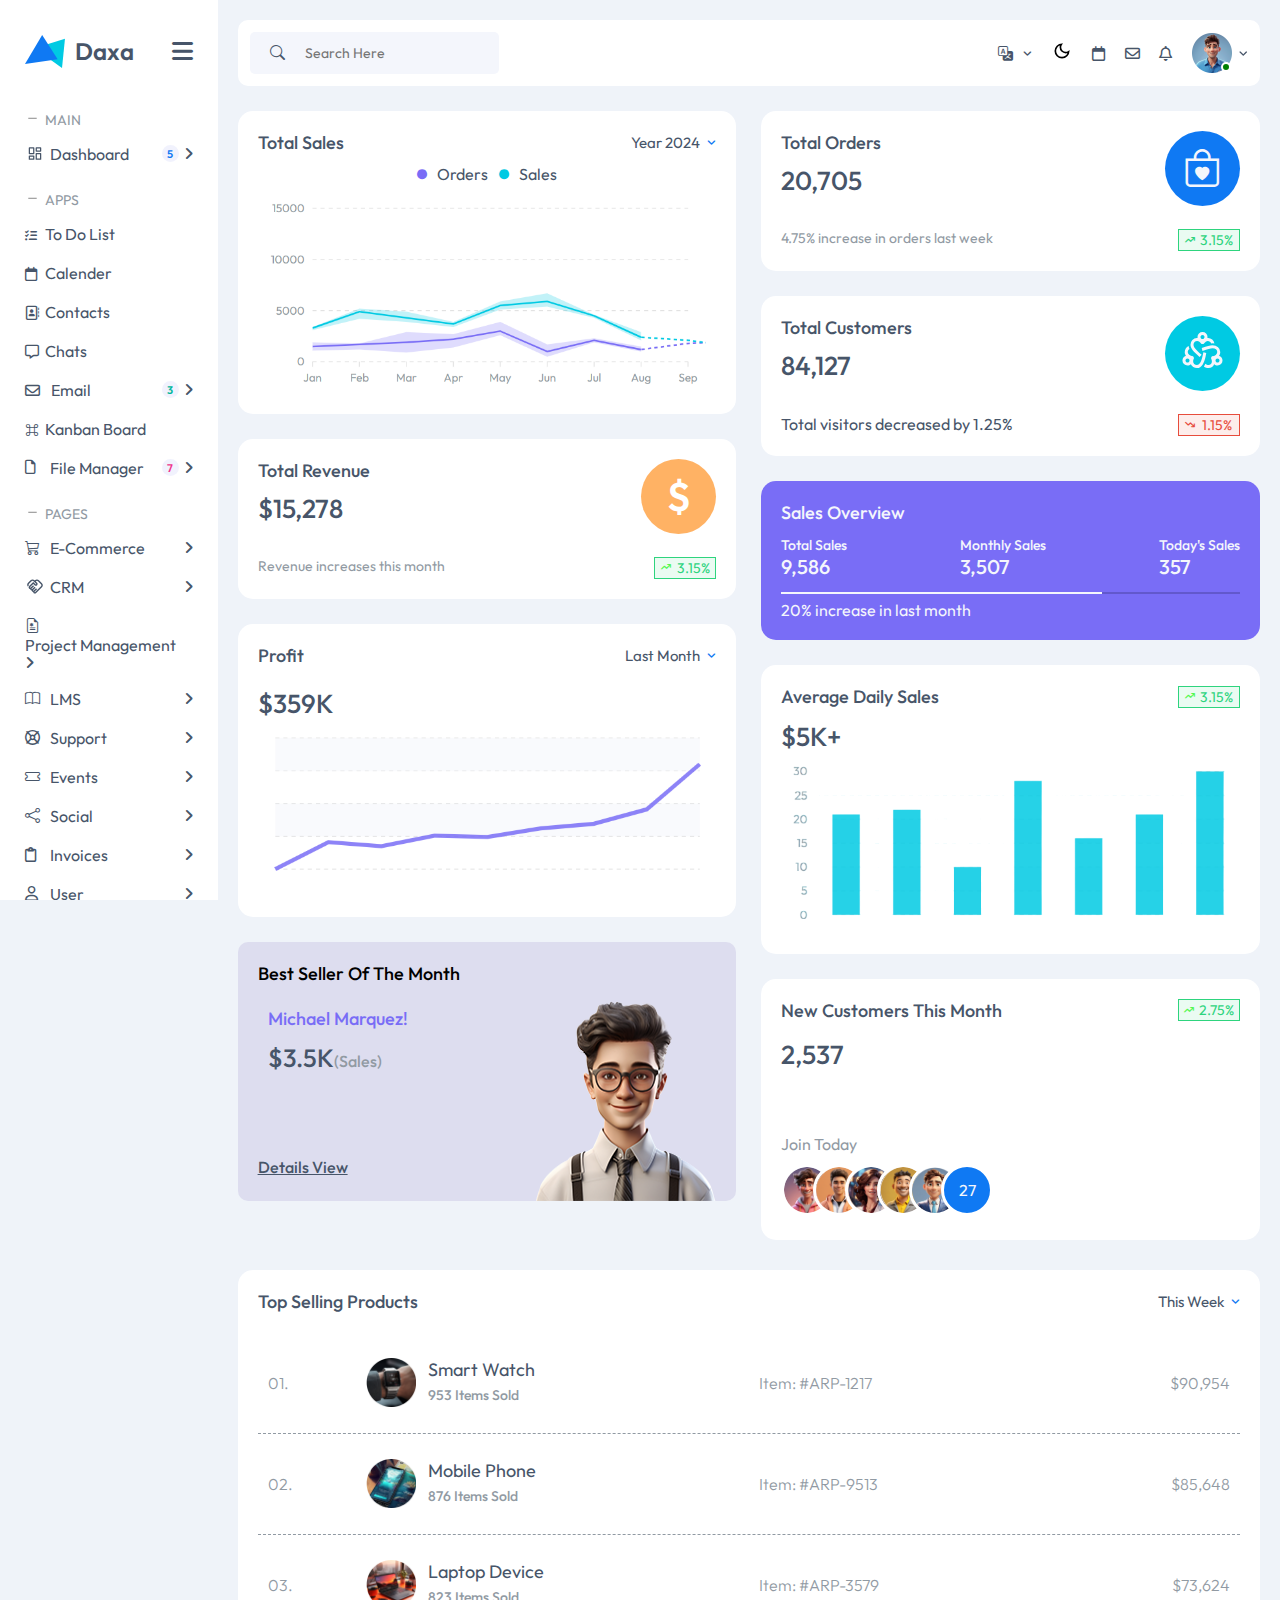
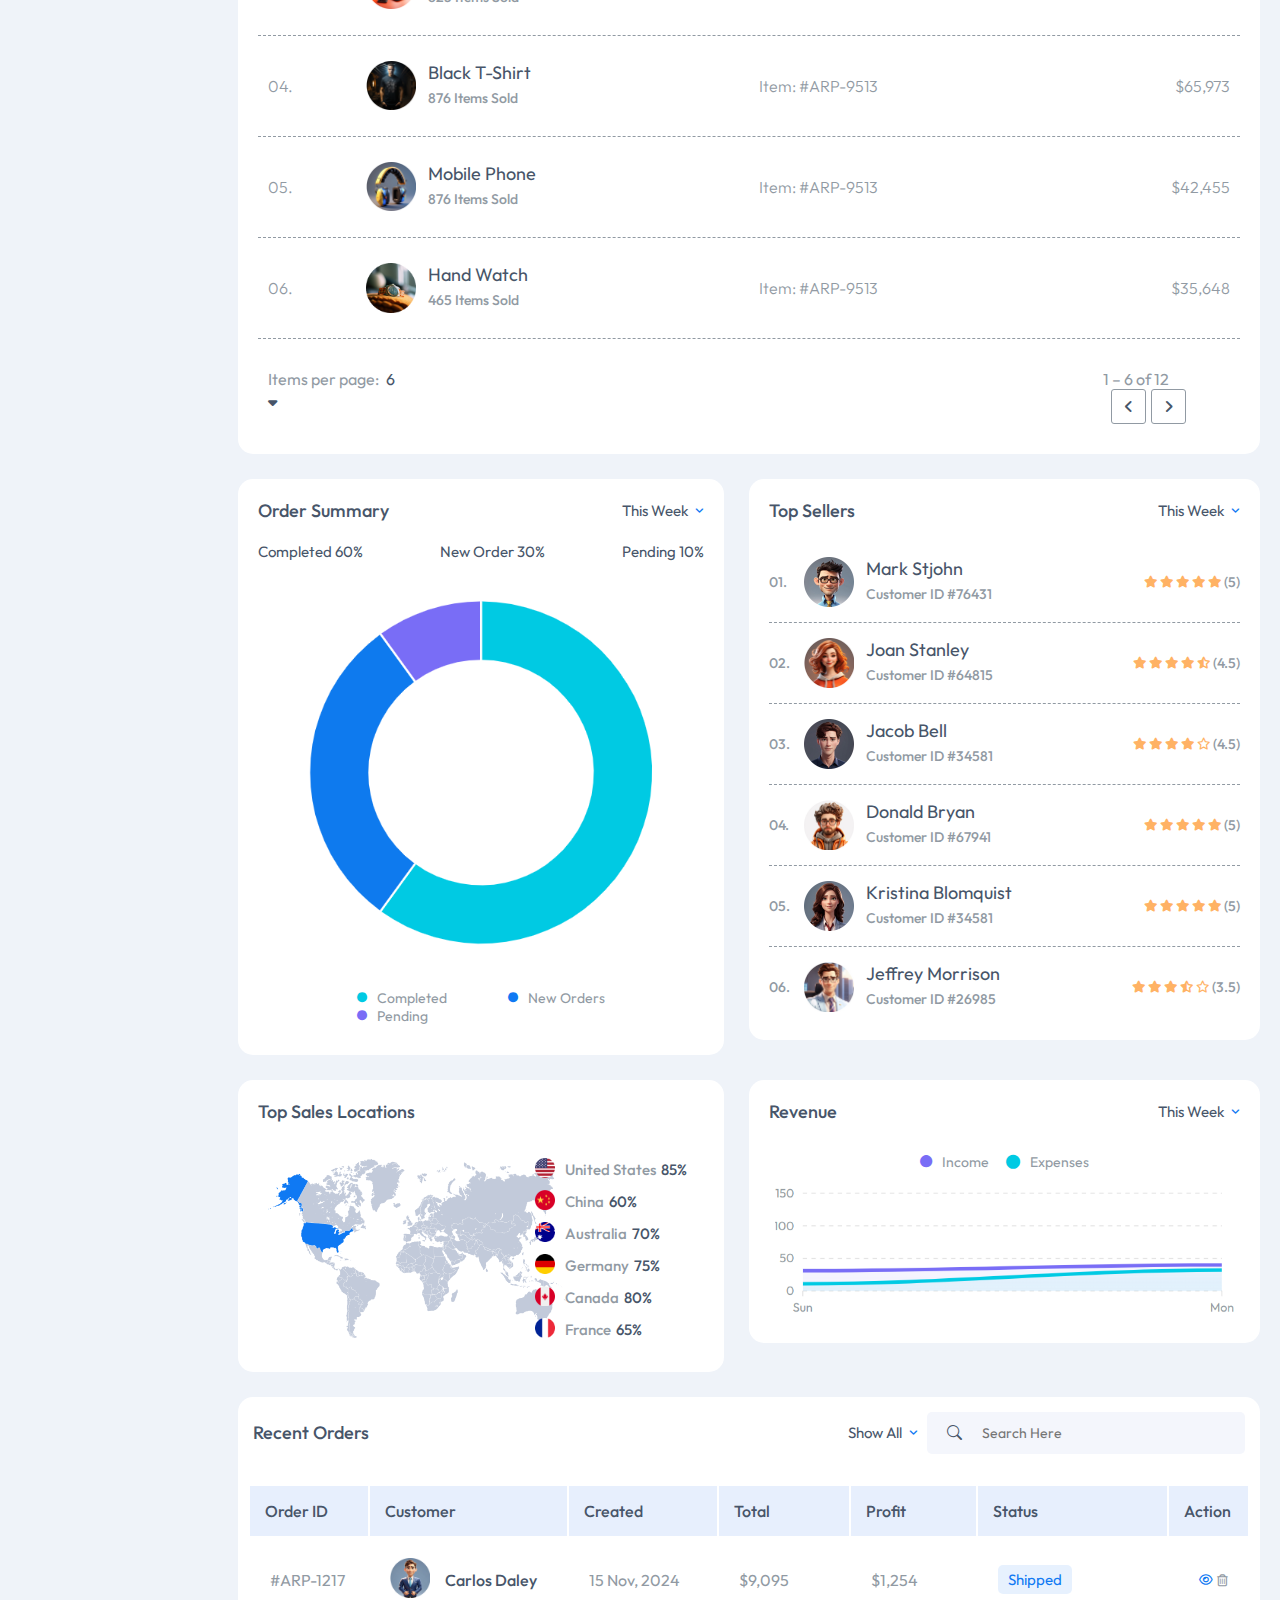
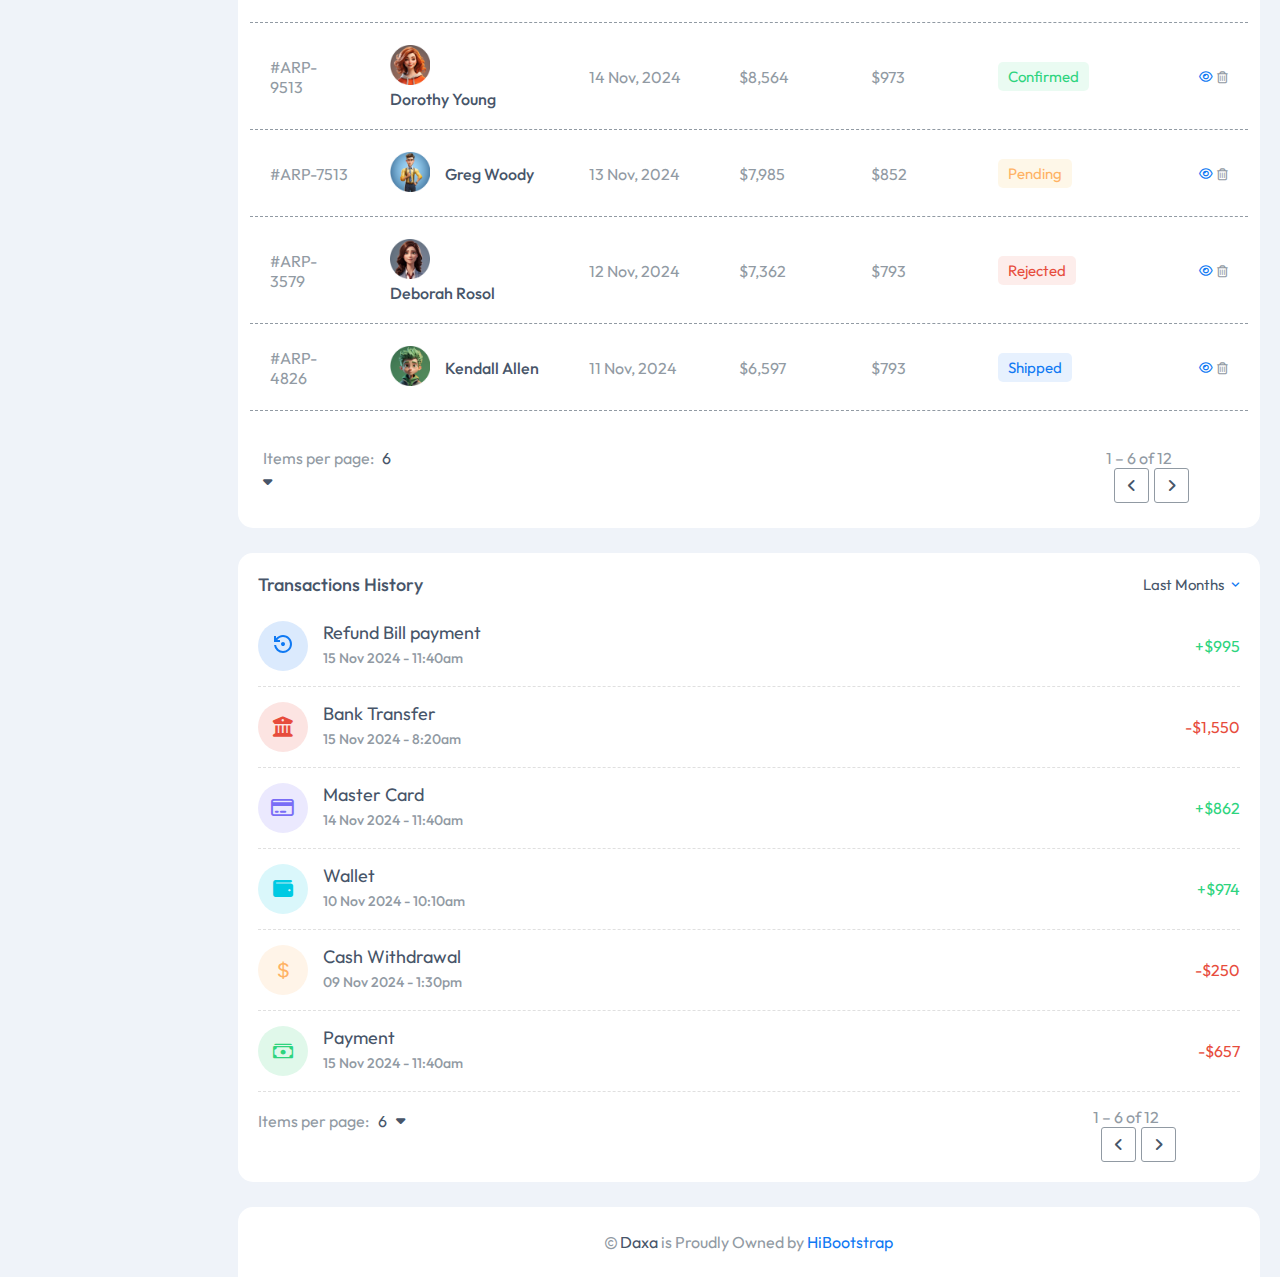
<file: index.html>
<!DOCTYPE html>
<html lang="en">
<head>
    <meta charset="UTF-8">
    <meta name="viewport" content="width=device-width, initial-scale=1.0">
    <title>Daxa-HomePage</title>
    <link rel="stylesheet" href="https://cdn.jsdelivr.net/npm/bootstrap-icons@1.11.3/font/bootstrap-icons.min.css">
    <link href="https://fonts.googleapis.com/css2?family=Material+Symbols+Outlined" rel="stylesheet" />
    <link rel="stylesheet"
        href="https://fonts.googleapis.com/css2?family=Material+Symbols+Outlined:opsz,wght,FILL,GRAD@20..48,100..700,0..1,-50..200&icon_names=shopping_cart" />
    <link rel="stylesheet" href="css/font.css">
    <link rel="stylesheet" href="css/all.min.css">
    <link rel="stylesheet" href="css/style.css">
</head>
<body>
    <div class="row">
        <header class="w-17">
            <div class="header">
                <div class="containers">
                    <div class="logo">
                        <div class="row space-between align-center">
                            <div class="logo-img">
                                <div class="row">
                                    <img class="logo-icon" src="img/logo-icon.svg" alt="#">
                                    <h1><a href="">Daxa</a></h1>
                                </div>
                            </div>
                            <div class="menu-bar">
                                <a href="#">
                                    <i class="fa-solid fa-bars fa-xl"></i>
                                </a>
                            </div>
                        </div>
                    </div>
                    <nav class="navigation">
                        <div class="slider-menu">
                            <div class="title">
                                <div class="row content-center">
                                    <svg version="1.1" class="dash" xmlns="http://www.w3.org/2000/svg"
                                        xmlns:xlink="http://www.w3.org/1999/xlink" width="15px" height="15px"
                                        viewBox="0 0 64 64" enable-background="new 0 0 64 64" xml:space="preserve">
                                        <g>
                                            <line fill="none" stroke="#000000" stroke-width="2" stroke-miterlimit="10"
                                                x1="14" y1="31" x2="50" y2="31" />
                                        </g>
                                    </svg>
                                    <h3>Main</h3>
                                </div>
                            </div>
                            <a href="#">
                                <div class="row topic align-center space-between">
                                    <p class="row align-center">
                                        <svg xmlns="http://www.w3.org/2000/svg" class="icon transactions-none" width="15px" height="15px"
                                            viewBox="0 0 24 24" fill="none" stroke-width="2" stroke-linecap="round"
                                            stroke-linejoin="round">
                                            <rect x="3" y="3" width="7" height="9" />
                                            <rect x="14" y="3" width="7" height="5" />
                                            <rect x="14" y="12" width="7" height="9" />
                                            <rect x="3" y="16" width="7" height="5" />
                                        </svg>
                                        <span>Dashboard</span>

                                    </p>
                                    <p class="row notification align-center">
                                        <span class="more-1">5</span>
                                        <i class="fa-solid angle-icons fa-angle-right"></i>
                                    </p>
                                </div>
                            </a>
                        </div>
                        <div class="slider-menu">
                            <div class="title">
                                <div class="row content-center">
                                    <svg version="1.1" class="dash" xmlns="http://www.w3.org/2000/svg"
                                        xmlns:xlink="http://www.w3.org/1999/xlink" width="15px" height="15px"
                                        viewBox="0 0 64 64" enable-background="new 0 0 64 64" xml:space="preserve">
                                        <g>
                                            <line fill="none" stroke="#000000" stroke-width="2" stroke-miterlimit="10"
                                                x1="14" y1="31" x2="50" y2="31" />
                                        </g>
                                    </svg>
                                    <h3>APPS</h3>
                                </div>
                            </div>
                            <a href="#">
                                <div class="row align-center topic">
                                    <div class="w-12 py-0">
                                        <i class="fa-solid icon fa-list-check fs-12"></i>
                                    </div>
                                    <div class="w-50 py-0">
                                        <span>To Do List</span>
                                    </div>
                                </div>
                            </a>
                            <a href="#">
                                <div class="row align-center topic">
                                    <div class="w-12 py-0">
                                        <i class="fa-regular icon fa-calendar fs-14"></i>
                                    </div>
                                    <div class="w-50 py-0">
                                        <span>Calender</span>
                                    </div>
                                </div>
                            </a>
                            <a href="#">
                                <div class="row align-center topic">
                                    <div class="w-12 py-0">
                                        <i class="fa-regular fa-address-book icon fs-14"></i>
                                    </div>
                                    <div class="w-50 py-0">
                                        <span>Contacts</span>
                                    </div>
                                </div>
                            </a>
                            <a href="#">
                                <div class="row align-center topic">
                                    <div class="w-12 py-0">
                                        <i class="fa-regular icon fa-message fs-14"></i>
                                    </div>
                                    <div class="w-50 py-0">
                                        <span>Chats</span>
                                    </div>
                                </div>
                            </a>
                            <a href="#">
                                <div class="row topic align-center space-between">
                                    <div class="row ">
                                        <div class="w-40 py-0">
                                            <i class="fa-regular m-0 icon fa-envelope"></i>
                                        </div>
                                        <div class="w-60 py-0">
                                            <span>Email</span>
                                        </div>
                                    </div>
                                    <div class="row align-center">
                                        <span class="more-2">3</span>
                                        <i class="fa-solid angle-icons fa-angle-right"></i>
                                    </div>
                                </div>
                            </a>
                            <a href="#">
                                <div class="row align-center topic">
                                    <div class="w-12 py-0">
                                        <i class="bi icon bi-command fs-14"></i>
                                    </div>
                                    <div class="w-70 py-0">
                                        <span>Kanban Board</span>
                                    </div>
                                </div>
                            </a>
                            <a href="#">
                                <div class="row topic align-center space-between">
                                    <p class="row align-center">
                                        <i class="fa-regular icon fa-file fa-sm"></i>
                                        <span>File Manager</span>
                                    </p>
                                    <p class="row align-center">
                                        <span class="more-3">7</span>
                                        <i class="fa-solid angle-icons  fa-angle-right"></i>
                                    </p>
                                </div>
                            </a>
                        </div>
                        <div class="slider-menu">
                            <div class="title">
                                <div class="row content-center">
                                    <svg version="1.1" class="dash" xmlns="http://www.w3.org/2000/svg"
                                        xmlns:xlink="http://www.w3.org/1999/xlink" width="15px" height="15px"
                                        viewBox="0 0 64 64" enable-background="new 0 0 64 64" xml:space="preserve">
                                        <g>
                                            <line fill="none" stroke="#000000" stroke-width="2" stroke-miterlimit="10"
                                                x1="14" y1="31" x2="50" y2="31" />
                                        </g>
                                    </svg>
                                    <h3>Pages</h3>
                                </div>
                            </div>
                            <a href="#">
                                <div class="row topic align-center space-between">
                                    <p class="row align-center">
                                        <i class="bi icon bi-cart3"></i>
                                        <span>E-Commerce</span>
                                    </p>
                                    <p class="row notification align-center">
                                        <i class="fa-solid fa-angle-right"></i>
                                    </p>
                                </div>
                            </a>
                            <a href="#">
                                <div class="row topic align-center space-between">
                                    <p class="row align-center">
                                        <svg xmlns="http://www.w3.org/2000/svg" height="17px" viewBox="0 -960 960 960"
                                            width="17px" class="icon">
                                            <path fill="#475569" stroke-width="1px"
                                                d="M475-160q4 0 8-2t6-4l328-328q12-12 17.5-27t5.5-30q0-16-5.5-30.5T817-607L647-777q-11-12-25.5-17.5T591-800q-15 0-30 5.5T534-777l-11 11 74 75q15 14 22 32t7 38q0 42-28.5 70.5T527-522q-20 0-38.5-7T456-550l-75-74-175 175q-3 3-4.5 6.5T200-435q0 8 6 14.5t14 6.5q4 0 8-2t6-4l136-136 56 56-135 136q-3 3-4.5 6.5T285-350q0 8 6 14t14 6q4 0 8-2t6-4l136-135 56 56-135 136q-3 2-4.5 6t-1.5 8q0 8 6 14t14 6q4 0 7.5-1.5t6.5-4.5l136-135 56 56-136 136q-3 3-4.5 6.5T454-180q0 8 6.5 14t14.5 6Zm-1 80q-37 0-65.5-24.5T375-166q-34-5-57-28t-28-57q-34-5-56.5-28.5T206-336q-38-5-62-33t-24-66q0-20 7.5-38.5T149-506l232-231 131 131q2 3 6 4.5t8 1.5q9 0 15-5.5t6-14.5q0-4-1.5-8t-4.5-6L398-777q-11-12-25.5-17.5T342-800q-15 0-30 5.5T285-777L144-635q-9 9-15 21t-8 24q-2 12 0 24.5t8 23.5l-58 58q-17-23-25-50.5T40-590q2-28 14-54.5T87-692l141-141q24-23 53.5-35t60.5-12q31 0 60.5 12t52.5 35l11 11 11-11q24-23 53.5-35t60.5-12q31 0 60.5 12t52.5 35l169 169q23 23 35 53t12 61q0 31-12 60.5T873-437L545-110q-14 14-32.5 22T474-80Zm-99-560Z" />
                                        </svg>
                                        <span>CRM</span>
                                    </p>
                                    <p class="row notification align-center">
                                        <i class="fa-solid fa-angle-right"></i>
                                    </p>
                                </div>
                            </a>
                            <a href="#">
                                <div class="row topic align-center space-between">
                                    <p class="row align-center">
                                        <i class="bi icon bi-file-earmark-medical"></i>
                                        <span>Project Management</span>
                                    </p>
                                    <p class="row notification align-center">
                                        <i class="fa-solid fa-angle-right"></i>
                                    </p>
                                </div>
                            </a>
                            <a href="#">
                                <div class="row topic align-center space-between">
                                    <p class="row align-center">
                                        <i class="bi icon bi-book"></i>
                                        <span>LMS</span>
                                    </p>
                                    <p class="row notification align-center">
                                        <i class="fa-solid fa-angle-right"></i>
                                    </p>
                                </div>
                            </a>
                            <a href="#">
                                <div class="row topic align-center space-between">
                                    <p class="row align-center">
                                        <i class="fa-regular icon fa-life-ring"></i>
                                        <span>Support</span>
                                    </p>
                                    <p class="row notification align-center">
                                        <i class="fa-solid fa-angle-right"></i>
                                    </p>
                                </div>
                            </a>
                            <a href="#">
                                <div class="row topic align-center space-between">
                                    <p class="row align-center">
                                        <i class="bi icon bi-ticket"></i>
                                        <span>Events</span>
                                    </p>
                                    <p class="row notification align-center">
                                        <i class="fa-solid fa-angle-right"></i>
                                    </p>
                                </div>
                            </a>
                            <a href="#">
                                <div class="row topic align-center space-between">
                                    <p class="row align-center">
                                        <i class="bi icon bi-share"></i>
                                        <span>Social</span>
                                    </p>
                                    <p class="row notification align-center">
                                        <i class="fa-solid fa-angle-right"></i>
                                    </p>
                                </div>
                            </a>
                            <a href="#">
                                <div class="row topic align-center space-between">
                                    <p class="row align-center">
                                        <i class="fa-regular icon fa-clipboard"></i>
                                        <span>Invoices</span>
                                    </p>
                                    <p class="row notification align-center">
                                        <i class="fa-solid fa-angle-right"></i>
                                    </p>
                                </div>
                            </a>
                            <a href="#">
                                <div class="row topic align-center space-between">
                                    <p class="row align-center">
                                        <i class="fa-regular icon fa-user"></i>
                                        <span>User</span>
                                    </p>
                                    <p class="row notification align-center">
                                        <i class="fa-solid fa-angle-right"></i>
                                    </p>
                                </div>
                            </a>
                            <a href="#">
                                <div class="row topic align-center space-between">
                                    <p class="row align-center">
                                        <i class="bi icon bi-person-square"></i>
                                        <span>Profile</span>
                                    </p>
                                    <p class="row notification align-center">
                                        <i class="fa-solid fa-angle-right"></i>
                                    </p>
                                </div>
                            </a>
                            <a href="#">
                                <div class="row topic align-center space-between">
                                    <p class="row align-center">
                                        <i class="fa-regular icon fa-star"></i>
                                        <span>Starter</span>
                                    </p>
                                    <p class="row notification align-center">
                                        <i class="fa-solid fa-angle-right"></i>
                                    </p>
                                </div>
                            </a>
                        </div>
                        <div class="slider-menu">
                            <div class="title">
                                <div class="row content-center">
                                    <svg version="1.1" class="dash" xmlns="http://www.w3.org/2000/svg"
                                        xmlns:xlink="http://www.w3.org/1999/xlink" width="15px" height="15px"
                                        viewBox="0 0 64 64" enable-background="new 0 0 64 64" xml:space="preserve">
                                        <g>
                                            <line fill="none" stroke="#000000" stroke-width="2" stroke-miterlimit="10"
                                                x1="14" y1="31" x2="50" y2="31" />
                                        </g>
                                    </svg>
                                    <h3>Modules</h3>
                                </div>
                            </div>
                            <a href="#">
                                <div class="row topic align-center space-between">
                                    <p class="row align-center">
                                        <i class="fa-regular icon fa-face-grin"></i>
                                        <span>Icons</span>
                                    </p>
                                    <p class="row notification align-center">
                                        <i class="fa-solid fa-angle-right"></i>
                                    </p>
                                </div>
                            </a>
                            <a href="#">
                                <div class="row topic align-center space-between">
                                    <p class="row align-center">
                                        <i class="bi icon bi-qr-code-scan"></i>
                                        <span>UI Elements</span>
                                    </p>
                                    <p class="row notification align-center">
                                        <i class="fa-solid fa-angle-right"></i>
                                    </p>
                                </div>
                            </a>
                            <a href="#">
                                <div class="row topic align-center space-between">
                                    <p class="row align-center">
                                        <i class="fa-solid icon fa-table-columns"></i>
                                        <span>Tables</span>
                                    </p>
                                    <p class="row notification align-center">
                                        <i class="fa-solid fa-angle-right"></i>
                                    </p>
                                </div>
                            </a>
                            <a href="#">
                                <div class="row topic align-center space-between">
                                    <p class="row align-center">
                                        <i class="fa-regular icon fa-comments"></i>
                                        <span>Forms</span>
                                    </p>
                                    <p class="row notification align-center">
                                        <i class="fa-solid fa-angle-right"></i>
                                    </p>
                                </div>
                            </a>
                            <a href="#">
                                <div class="row topic align-center space-between">
                                    <p class="row align-center">
                                        <i class="bi icon bi-pie-chart"></i>
                                        <span>ApexChart</span>
                                    </p>
                                    <p class="row notification align-center">
                                        <i class="fa-solid fa-angle-right"></i>
                                    </p>
                                </div>
                            </a>
                            <a href="#">
                                <div class="row topic align-center space-between">
                                    <p class="row align-center">
                                        <i class="bi icon bi-unlock"></i>
                                        <span>Authentication</span>
                                    </p>
                                    <p class="row notification align-center">
                                        <i class="fa-solid fa-angle-right"></i>
                                    </p>
                                </div>
                            </a>
                            <a href="#">
                                <div class="row topic align-center space-between">
                                    <p class="row align-center">
                                        <i class="bi icon bi-copy"></i>
                                        <span>Extra Pages</span>
                                    </p>
                                    <p class="row notification align-center">
                                        <i class="fa-solid fa-angle-right"></i>
                                    </p>
                                </div>
                            </a>
                            <a href="#">
                                <div class="row topic align-center space-between">
                                    <p class="row align-center">
                                        <i class="fa-solid icon fa-exclamation"></i>
                                        <span>Errors</span>
                                    </p>
                                    <p class="row notification align-center">
                                        <i class="fa-solid fa-angle-right"></i>
                                    </p>
                                </div>
                            </a>
                            <div class="row topic align-center space-between">
                                <a href="#">
                                    <p class="row align-center">
                                        <i class="bi icon bi-boxes"></i>
                                        <span>Widgets</span>
                                    </p>
                                </a>
                            </div>
                            <div class="row topic align-center space-between">
                                <a href="#">
                                    <p class="row align-center">
                                        <i class="fa-regular icon fa-map"></i>
                                        <span>Maps</span>
                                    </p>
                                </a>
                            </div>
                            <div class="row topic align-center space-between">
                                <a href="#">
                                    <p class="row align-center">
                                        <i class="fa-regular icon fa-bell"></i>
                                        <span>Notifications</span>
                                    </p>
                                </a>
                            </div>
                            <div class="row topic align-center space-between">
                                <a href="#">
                                    <p class="row align-center">
                                        <i class="fa-solid icon fa-users"></i>
                                        <span>Members</span>
                                    </p>
                                </a>
                            </div>
                        </div>
                        <div class="slider-menu">
                            <div class="title">
                                <div class="row content-center">
                                    <svg version="1.1" class="dash" xmlns="http://www.w3.org/2000/svg"
                                        xmlns:xlink="http://www.w3.org/1999/xlink" width="15px" height="15px"
                                        viewBox="0 0 64 64" enable-background="new 0 0 64 64" xml:space="preserve">
                                        <g>
                                            <line fill="none" stroke="#000000" stroke-width="2" stroke-miterlimit="10"
                                                x1="14" y1="31" x2="50" y2="31" />
                                        </g>
                                    </svg>
                                    <h3>Others</h3>
                                </div>
                            </div>
                            <div class="row topic align-center space-between">
                                <a href="#">
                                    <p class="row align-center">
                                        <i class="bi icon bi-person-circle"></i>
                                        <span>My Profile</span>
                                    </p>
                                </a>
                            </div>
                            <a href="#">
                                <div class="row topic align-center space-between">
                                    <p class="row align-center">
                                        <i class="fa-solid icon fa-gears"></i>
                                        <span>Setting</span>
                                    </p>
                                    <p class="row notification align-center">
                                        <i class="fa-solid fa-angle-right"></i>
                                    </p>
                                </div>
                            </a>
                            <a href="#">
                                <div class="row topic align-center space-between">
                                    <p class="row align-center">
                                        <i class="bi icon bi-arrow-down-up"></i>
                                        <span>Multi Level Menu</span>
                                    </p>
                                    <p class="row notification align-center">
                                        <i class="fa-solid fa-angle-right"></i>
                                    </p>
                                </div>
                            </a>
                            <div class="row topic align-center space-between">
                                <a href="#">
                                    <p class="row align-center">
                                        <i class="fa-solid icon fa-arrow-right-from-bracket"></i>
                                        <span>Logout</span>
                                    </p>
                                </a>
                            </div>

                        </div>
                    </nav>
                </div>
            </div>
        </header>
        <div class="w-83 pb-0">
            <div class="container pb-0">
                <section class="search-bar">
                    <div class="row space-between">
                        <div class="search">
                            <i class="bi search-icon bi-search"></i>
                            <input type="search" name="search" class="search-box" placeholder="Search Here">
                        </div>
                        <div class="more-options">
                            <span>
                                <i class="bi bi-translate"></i>
                                <i class="fa-solid down-arrow fa-angle-down fa-2xs"></i>
                            </span>
                            <span>
                                <svg xmlns="http://www.w3.org/2000/svg" height="20px" viewBox="0 -960 960 960"
                                    width="20px">
                                    <path
                                        d="M480-120q-150 0-255-105T120-480q0-150 105-255t255-105q14 0 27.5 1t26.5 3q-41 29-65.5 75.5T444-660q0 90 63 153t153 63q55 0 101-24.5t75-65.5q2 13 3 26.5t1 27.5q0 150-105 255T480-120Zm0-80q88 0 158-48.5T740-375q-20 5-40 8t-40 3q-123 0-209.5-86.5T364-660q0-20 3-40t8-40q-78 32-126.5 102T200-480q0 116 82 198t198 82Zm-10-270Z" />
                                </svg>
                            </span>
                            <span>
                                <i class="fa-regular fa-calendar"></i>
                            </span>
                            <span>
                                <i class="fa-regular fa-envelope"></i>
                            </span>
                            <span>
                                <i class="fa-regular fa-bell"></i>
                            </span>
                            <span class="online">
                                <img src="img/admin.png" class="admin" alt="#">
                                <span class="dot"></span>
                                <i class="fa-solid down-arrow fa-angle-down fa-2xs"></i>
                            </span>
                        </div>
                    </div>
                </section>
                <section class="dashboard">
                    <div class="row">
                        <div class="left-side py-0">
                            <div class="total-sales py-15">
                                <div class="row space-between">
                                    <span>
                                        <h4>Total Sales</h4>
                                    </span>
                                    <span class="row align-center">
                                        <h5>Year 2024</h5>
                                        <i class="fa-solid down-arrow fa-angle-down fa-2xs"></i>
                                    </span>
                                </div>
                                <div class="w-35 p-5 mx-auto">
                                    <div class="row space-between">
                                        <div class="orders">
                                            <div class="row align-center">
                                                <i class="fa-solid icon-2 fa-2xs fa-circle"></i>
                                                <p>Orders</p>
                                            </div>
                                        </div>
                                        <div class="sales">
                                            <div class="row align-center">
                                                <i class="fa-solid icon-2 fa-2xs fa-circle"></i>
                                                <p>Sales</p>
                                            </div>
                                        </div>
                                    </div>
                                </div>
                                <div class="graph">
                                    <img src="img/Graph-1.png" alt="#">
                                </div>
                            </div>
                            <div class="total-revenue py-15">
                                <div class="row space-between">
                                    <div class="top">
                                        <div class="left">
                                            <h4>Total Revenue</h4>
                                            <span class="amount">$15,278</span>
                                        </div>
                                        <div class="right">
                                            <div class="coin">
                                                <h1>$</h1>
                                            </div>
                                        </div>
                                    </div>
                                    <div class="bottom">
                                        <div class="row space-between">
                                            <span>
                                                <p>Revenue increases this month</p>
                                            </span>
                                            <span class="grow">
                                                <i class="fa-solid fa-arrow-trend-up fa-2xs"></i> 3.15%
                                            </span>
                                        </div>
                                    </div>
                                </div>
                            </div>
                            <div class="profit py-15">
                                <div class="top">
                                    <div class="row space-between">
                                        <span>
                                            <h4>Profit</h4>
                                        </span>
                                        <span class="row align-center">
                                            <h5>Last Month</h5>
                                            <i class="fa-solid down-arrow fa-angle-down fa-2xs"></i>
                                        </span>
                                    </div>
                                </div>
                                <span class="amount">
                                    $359K
                                </span>
                                <div class="bottom">
                                    <img src="img/Graph-2.png" alt="#">
                                </div>
                            </div>
                            <div class="best-seller">
                                <h5>Best Seller Of The Month</h5>
                                <div class="row space-between">
                                    <div class="w-50">
                                        <div class="best-seller-content">
                                            <div class="row">
                                                <div class="w-100">
                                                    <h5>Michael Marquez!</h5>
                                                    <p>$3.5K<span>(Sales)</span></p>
                                                </div>
                                                <a href="#">
                                                    <h6>Details View</h6>
                                                </a>
                                            </div>
                                        </div>
                                    </div>
                                    <div class="best-seller-image">
                                        <img src="img/man.png" alt="">
                                    </div>
                                </div>
                            </div>
                        </div>
                        <div class="right-side py-0">
                            <div class="total-orders">
                                <div class="top align-between">
                                    <div class="row space-between">
                                        <div class="left">
                                            <h4>Total Orders</h4>
                                            <span class="amount">20,705</span>
                                        </div>
                                        <div class="right">
                                            <div class="purchase">
                                                <h1><i class="bi bi-bag-heart"></i></h1>
                                            </div>
                                        </div>
                                    </div>
                                </div>
                                <div class="bottom">
                                    <div class="row space-between">
                                        <span>
                                            <p>4.75% increase in orders last week</p>
                                        </span>
                                        <span class="grow">
                                            <i class="fa-solid fa-arrow-trend-up fa-2xs"></i> 3.15%
                                        </span>
                                    </div>
                                </div>
                            </div>
                            <div class="total-customers">
                                <div class="top align-between">
                                    <div class="row space-between">
                                        <div class="left">
                                            <h4>Total Customers</h4>
                                            <span class="amount">84,127</span>
                                        </div>
                                        <div class="right">
                                            <div class="customers">
                                                <h1><svg xmlns="http://www.w3.org/2000/svg" height="40px"
                                                        viewBox="0 -960 960 960" width="75px">
                                                        <path
                                                            d="M346-72q-48 0-87.5-24.5T200-163q-14 15-34.5 23.5T121-131q-51 0-86.5-35T-1-251q0-39 23-71t61-44q-14-20-21.5-42T54-452q0-49 24.5-87.5T148-599q4 23 9 40t13 29q-21 12-32.5 31T126-457q0 42 34.5 69t93.5 32l23 41q-11 25-16.5 44.5T255-237q0 40 25.5 66.5T345-144q27 0 49-17.5t41-54q19-36.5 35-94T501-448l69 18q-15 93-36 160.5T485.5-158q-27.5 44-62 65T346-72ZM120-204q20 0 34-14t14-34q0-20-14-33.5T120-299q-20 0-34 13.5T72-252q0 20 14 34t34 14Zm289-133q-60-51-101.5-92.5t-67-76Q215-540 203.5-571T192-632q0-66 44.5-113T344-792q5 0 9.5.5t9.5 1.5q-2-7-2.5-13.5T360-817q0-50 35-84.5t85-34.5q51 0 85.5 34.5T600-816q0 7-.5 13.5T597-790q5-1 8-1.5t9-.5q56 0 99 37t53 93q-19-4-37.5-4t-37.5 4q-11-27-34-42.5T606-720q-25 0-47.5 15.5T504-648h-47q-28-38-52-55t-53-17q-38 0-63 25.5T264-630q0 20 9 41t31 48.5q22 27.5 60 64t96 88.5l-51 51Zm71-431q20 0 34-14t14-34q0-20-14-34t-34-14q-20 0-34 14t-14 34q0 20 14 34t34 14ZM624-71q-29 0-58-10t-53-29q16-23 24-37.5t13-27.5q15 14 34.5 22.5T624-144q35 0 58-24.5t23-62.5q0-16-5.5-35.5T683-315l23-40q57-4 92.5-32t35.5-70q0-41-30-64t-84-23q-36 0-91 14.5T480-482l-19-70q97-35 155.5-50T720-617q81 0 133.5 45T906-457q0 26-7.5 49T876-365q38 11 61 42t23 71q0 51-35 86.5T840-130q-23 0-43.5-8T759-162q-12 42-48.5 66.5T624-71Zm216-133q20 0 34-14t14-34q0-20-14-33.5T840-299q-20 0-34 13.5T792-252q0 20 14 34t34 14Zm-720-48Zm360-564Zm360 564Z" />
                                                    </svg></h1>
                                            </div>
                                        </div>
                                    </div>
                                </div>
                                <div class="bottom">
                                    <div class="row space-between">
                                        <span>
                                            <p>Total visitors decreased by 1.25%</p>
                                        </span>
                                        <span class="loss">
                                            <i class="fa-solid fa-arrow-trend-down fa-2xs"></i> 1.15%
                                        </span>
                                    </div>
                                </div>
                            </div>
                            <div class="sales-overview">
                                <h4>Sales Overview</h4>
                                <div class="row sales space-between">
                                    <div class="total-sale">
                                        <h6>Total Sales</h6>
                                        <p class="amount">9,586</p>
                                    </div>
                                    <div class="monthly-sale">
                                        <h6>Monthly Sales</h6>
                                        <p class="amount">3,507</p>
                                    </div>
                                    <div class="today-sale">
                                        <h6>Today's Sales</h6>
                                        <p class="amount">357</p>
                                    </div>
                                </div>
                                <div class="overview">
                                    <span></span>
                                </div>
                                <div class="bottom">
                                    <p>20% increase in last month</p>
                                </div>
                            </div>
                            <div class="Average-Daily-Sales">
                                <div class="top">
                                    <div class="row space-between">
                                        <span>
                                            <h4>Average Daily Sales</h4>
                                        </span>
                                        <span class="row align-center">
                                            <span class="grow">
                                                <i class="fa-solid fa-arrow-trend-up fa-2xs"></i> 3.15%
                                            </span>
                                        </span>
                                    </div>
                                    <span class="amount">
                                        $5K+
                                    </span>
                                </div>
                                <div class="bottom">
                                    <img class="graph-3" src="img/Graph-3.png" alt="#">
                                </div>
                            </div>
                            <div class="new-customers">
                                <div class="top">
                                    <div class="row space-between">
                                        <span>
                                            <h4>New Customers This Month</h4>
                                        </span>
                                        <span class="row align-center">
                                            <span class="grow">
                                                <i class="fa-solid fa-arrow-trend-up fa-2xs"></i> 2.75%
                                            </span>
                                        </span>
                                    </div>
                                </div>
                                <span class="amount">
                                    2,537
                                </span>
                                <div class="bottom">
                                    <span>
                                        <p>Join Today</p>
                                    </span>
                                    <div class="w-100 py-0">
                                        <div class="images">
                                            <div class="row">
                                                <div class="img-1">
                                                    <img src="img/user12.jpg" alt="#">
                                                </div>
                                                <div class="img-2">
                                                    <img src="img/user13.jpg" alt="#">
                                                </div>
                                                <div class="img-3">
                                                    <img src="img/user14.jpg" alt="#">
                                                </div>
                                                <div class="img-4">
                                                    <img src="img/user15.jpg" alt="#">
                                                </div>
                                                <div class="img-5">
                                                    <img src="img/user16.jpg" alt="#">
                                                </div>
                                                <div class="plus-img">
                                                    <span>
                                                        27
                                                    </span>
                                                </div>
                                            </div>
                                        </div>
                                    </div>
                                </div>
                            </div>
                        </div>
                    </div>
                </section>
                <section class="top-selling-products">
                    <div class="top-selling">
                        <div class="top">
                            <div class="row space-between">
                                <span>
                                    <h4>Top Selling Products</h4>
                                </span>
                                <span class="row align-center">
                                    <h5>This Week</h5>
                                    <i class="fa-solid down-arrow fa-angle-down fa-2xs"></i>
                                </span>
                            </div>
                        </div>
                        <div class="selling-products">
                            <div class="product-list">
                                <div class="row align-center space-between">
                                    <div class="w-10">
                                        <p class="numbers">01.</p>
                                    </div>
                                    <div class="w-40">
                                        <div class="row justify-start">
                                            <div class="img">
                                                <img src="img/product1.png" alt="#">
                                            </div>
                                            <div class="details">
                                                <h6>Smart Watch</h6>
                                                <p>953 Items Sold</p>
                                            </div>
                                        </div>
                                    </div>
                                    <div class="w-30">
                                        <p class="numbers">Item: #ARP-1217</p>

                                    </div>
                                    <div class="w-20">
                                        <p class="numbers text-end">$90,954
                                        </p>
                                    </div>
                                </div>
                            </div>
                            <div class="product-list">
                                <div class="row align-center space-between">
                                    <div class="w-10">
                                        <p class="numbers">02.</p>
                                    </div>
                                    <div class="w-40">
                                        <div class="row justify-start">
                                            <div class="img">
                                                <img src="img/product2.png" alt="#">
                                            </div>
                                            <div class="details">
                                                <h6>Mobile Phone</h6>
                                                <p>876 Items Sold</p>
                                            </div>
                                        </div>
                                    </div>
                                    <div class="w-30">
                                        <p class="numbers">Item: #ARP-9513</p>

                                    </div>
                                    <div class="w-20">
                                        <p class="numbers text-end">$85,648
                                        </p>
                                    </div>
                                </div>
                            </div>
                            <div class="product-list">
                                <div class="row align-center space-between">
                                    <div class="w-10">
                                        <p class="numbers">03.</p>
                                    </div>
                                    <div class="w-40">
                                        <div class="row justify-start">
                                            <div class="img">
                                                <img src="img/product3.png" alt="#">
                                            </div>
                                            <div class="details">
                                                <h6>Laptop Device</h6>
                                                <p>823 Items Sold</p>
                                            </div>
                                        </div>
                                    </div>
                                    <div class="w-30">
                                        <p class="numbers">Item: #ARP-3579</p>

                                    </div>
                                    <div class="w-20">
                                        <p class="numbers text-end">$73,624
                                        </p>
                                    </div>
                                </div>
                            </div>
                            <div class="product-list">
                                <div class="row align-center space-between">
                                    <div class="w-10">
                                        <p class="numbers">04.</p>
                                    </div>
                                    <div class="w-40">
                                        <div class="row justify-start">
                                            <div class="img">
                                                <img src="img/product4.png" alt="#">
                                            </div>
                                            <div class="details">
                                                <h6>Black T-Shirt</h6>
                                                <p>876 Items Sold</p>
                                            </div>
                                        </div>
                                    </div>
                                    <div class="w-30">
                                        <p class="numbers">Item: #ARP-9513</p>

                                    </div>
                                    <div class="w-20">
                                        <p class="numbers text-end">$65,973
                                        </p>
                                    </div>
                                </div>
                            </div>
                            <div class="product-list">
                                <div class="row align-center space-between">
                                    <div class="w-10">
                                        <p class="numbers">05.</p>
                                    </div>
                                    <div class="w-40">
                                        <div class="row justify-start">
                                            <div class="img">
                                                <img src="img/product5.png" alt="#">
                                            </div>
                                            <div class="details">
                                                <h6>Mobile Phone</h6>
                                                <p>876 Items Sold</p>
                                            </div>
                                        </div>
                                    </div>
                                    <div class="w-30">
                                        <p class="numbers">Item: #ARP-9513</p>

                                    </div>
                                    <div class="w-20">
                                        <p class="numbers text-end">$42,455

                                        </p>
                                    </div>
                                </div>
                            </div>
                            <div class="product-list">
                                <div class="row align-center space-between">
                                    <div class="w-10">
                                        <p class="numbers">06.</p>
                                    </div>
                                    <div class="w-40">
                                        <div class="row justify-start">
                                            <div class="img">
                                                <img src="img/product6.png" alt="#">
                                            </div>
                                            <div class="details">
                                                <h6>
                                                    Hand Watch</h6>
                                                <p>465 Items Sold</p>
                                            </div>
                                        </div>
                                    </div>
                                    <div class="w-30">
                                        <p class="numbers">Item: #ARP-9513</p>

                                    </div>
                                    <div class="w-20">
                                        <p class="numbers text-end">$35,648
                                        </p>
                                    </div>
                                </div>
                            </div>
                        </div>
                        <div class="bottom">
                            <div class="row space-between">
                                <div class="w-15">
                                    <div class="left">
                                        <div class="row align-center space-between">
                                            <div>Items per page: </div>
                                            <div style="color: #475569;">
                                                6
                                            </div>
                                            <div class="sort-down">
                                                <i class="fa-solid fa-sort-down"></i>
                                            </div>
                                        </div>
                                    </div>
                                </div>
                                <div class="w-15">
                                    <div class="right">
                                        <div class="row align-center space-between">
                                            <div class="">
                                                <span>1 – 6 of 12</span>
                                            </div>
                                            <div class="row">
                                                <div class="box-1">
                                                    <i class="fa-solid fa-angle-left"></i>
                                                </div>
                                                <div class="box">
                                                    <i class="fa-solid fa-angle-right"></i>
                                                </div>
                                            </div>
                                        </div>
                                    </div>
                                </div>
                            </div>
                        </div>
                    </div>
                </section>
                <section class="sales-profit">
                    <div class="row">
                        <div class="w-50 pyr-25">
                            <div class="order-summary">
                                <div class="top">
                                    <div class="row space-between">
                                        <span>
                                            <h4>Order Summary</h4>
                                        </span>
                                        <span class="row align-center">
                                            <h5>This Week</h5>
                                            <i class="fa-solid down-arrow fa-angle-down fa-2xs"></i>
                                        </span>
                                    </div>
                                </div>
                                <div class="orders-detail">
                                    <div class="row space-between">
                                        <div class="orders-completed">
                                            <p>Completed 60%</p>
                                        </div>
                                        <div class="new-orders">
                                            <p>New Order 30%</p>
                                        </div>
                                        <div class="orders-pending">
                                            <p>Pending 10%</p>
                                        </div>
                                    </div>
                                </div>
                                <div class="graph">
                                    <div class="pie-graph">
                                        <img src="img/pie-1.png" alt="#">
                                    </div>
                                </div>
                                <div class="bottom">
                                    <div class="w-60 mx-auto">
                                        <div class="row space-between">
                                            <div class="orders-completed">
                                                <div class="row align-center">
                                                    <i class="fa-solid fa-2xs icon-2 fa-circle"></i>
                                                    <p>Completed</p>
                                                </div>
                                            </div>
                                            <div class="new-orders">
                                                <div class="row align-center">
                                                    <i class="fa-solid fa-2xs icon-2 fa-circle"></i>
                                                    <p>New Orders</p>
                                                </div>
                                            </div>
                                            <div class="orders-pending">
                                                <div class="row align-center">
                                                    <i class="fa-solid fa-2xs icon-2 fa-circle"></i>
                                                    <p>Pending</p>
                                                </div>
                                            </div>
                                        </div>
                                    </div>
                                </div>
                            </div>
                        </div>
                        <div class="w-50 py-0">
                            <div class="top-sellers">
                                <div class="top">
                                    <div class="row space-between">
                                        <span>
                                            <h4>Top Sellers</h4>
                                        </span>
                                        <span class="row align-center">
                                            <h5>This Week</h5>
                                            <i class="fa-solid down-arrow fa-angle-down fa-2xs"></i>
                                        </span>
                                    </div>
                                </div>
                                <div class="sellers-list">
                                    <div class="seller-detail">
                                        <div class="row align-center space-between">
                                            <div class="w-75 py-0">
                                                <div class="row align-center">
                                                    <div class="w-10 py-0">
                                                        <p class="numbers">01.</p>
                                                    </div>
                                                    <div class="w-60 py-0">
                                                        <div class="row Bjustify-start">
                                                            <div class="img">
                                                                <img src="img/user6.jpg" alt="#">
                                                            </div>
                                                            <div class="details">
                                                                <h6>Mark Stjohn</h6>
                                                                <p>Customer ID #76431</p>
                                                            </div>
                                                        </div>
                                                    </div>
                                                </div>
                                            </div>
                                            <div class="w-25 py-0">
                                                <div class="rating">
                                                    <div class="row align-center justify-end">
                                                        <i class="fa-solid fa-star fa-xs"></i>
                                                        <i class="fa-solid fa-star fa-xs"></i>
                                                        <i class="fa-solid fa-star fa-xs"></i>
                                                        <i class="fa-solid fa-star fa-xs"></i>
                                                        <i class="fa-solid fa-star fa-xs"></i>
                                                        <p>(5)</p>
                                                    </div>
                                                </div>
                                            </div>
                                        </div>
                                    </div>
                                    <div class="seller-detail">
                                        <div class="row align-center space-between">
                                            <div class="w-75 py-0">
                                                <div class="row align-center">
                                                    <div class="w-10 py-0">
                                                        <p class="numbers">02.</p>
                                                    </div>
                                                    <div class="w-60 py-0">
                                                        <div class="row Bjustify-start">
                                                            <div class="img">
                                                                <img src="img/user2.jpg" alt="#">
                                                            </div>
                                                            <div class="details">
                                                                <h6>
                                                                    Joan Stanley</h6>
                                                                <p>Customer ID #64815</p>
                                                            </div>
                                                        </div>
                                                    </div>
                                                </div>
                                            </div>
                                            <div class="w-25 py-0">
                                                <div class="rating">
                                                    <div class="row align-center justify-end">
                                                        <i class="fa-solid fa-star fa-xs"></i>
                                                        <i class="fa-solid fa-star fa-xs"></i>
                                                        <i class="fa-solid fa-star fa-xs"></i>
                                                        <i class="fa-solid fa-star fa-xs"></i>
                                                        <i class="fa-solid fa-star fa-star-half-stroke fa-xs"></i>
                                                        <p>(4.5)</p>
                                                    </div>
                                                </div>
                                            </div>
                                        </div>
                                    </div>
                                    <div class="seller-detail">
                                        <div class="row align-center space-between">
                                            <div class="w-75 py-0">
                                                <div class="row align-center">
                                                    <div class="w-10 py-0">
                                                        <p class="numbers">03.</p>
                                                    </div>
                                                    <div class="w-60 py-0">
                                                        <div class="row Bjustify-start">
                                                            <div class="img">
                                                                <img src="img/user8.jpg" alt="#">
                                                            </div>
                                                            <div class="details">
                                                                <h6>
                                                                    Jacob Bell</h6>
                                                                <p>Customer ID #34581</p>
                                                            </div>
                                                        </div>
                                                    </div>
                                                </div>
                                            </div>
                                            <div class="w-25 py-0">
                                                <div class="rating">
                                                    <div class="row align-center justify-end">
                                                        <i class="fa-solid fa-star fa-xs"></i>
                                                        <i class="fa-solid fa-star fa-xs"></i>
                                                        <i class="fa-solid fa-star fa-xs"></i>
                                                        <i class="fa-solid fa-star fa-xs"></i>
                                                        <i class="fa-regular fa-star fa-xs"></i>
                                                        <p>(4.5)</p>
                                                    </div>
                                                </div>
                                            </div>
                                        </div>
                                    </div>
                                    <div class="seller-detail">
                                        <div class="row align-center space-between">
                                            <div class="w-75 py-0">
                                                <div class="row align-center">
                                                    <div class="w-10 py-0">
                                                        <p class="numbers">04.</p>
                                                    </div>
                                                    <div class="w-60 py-0">
                                                        <div class="row Bjustify-start">
                                                            <div class="img">
                                                                <img src="img/user9.jpg" alt="#">
                                                            </div>
                                                            <div class="details">
                                                                <h6>Donald Bryan</h6>
                                                                <p>Customer ID #67941</p>
                                                            </div>
                                                        </div>
                                                    </div>
                                                </div>
                                            </div>
                                            <div class="w-25 py-0">
                                                <div class="rating">
                                                    <div class="row align-center justify-end">
                                                        <i class="fa-solid fa-star fa-xs"></i>
                                                        <i class="fa-solid fa-star fa-xs"></i>
                                                        <i class="fa-solid fa-star fa-xs"></i>
                                                        <i class="fa-solid fa-star fa-xs"></i>
                                                        <i class="fa-solid fa-star fa-xs"></i>
                                                        <p>(5)</p>
                                                    </div>
                                                </div>
                                            </div>
                                        </div>
                                    </div>
                                    <div class="seller-detail">
                                        <div class="row align-center space-between">
                                            <div class="w-75 py-0">
                                                <div class="row align-center">
                                                    <div class="w-10 py-0">
                                                        <p class="numbers">05.</p>
                                                    </div>
                                                    <div class="w-60 py-0">
                                                        <div class="row Bjustify-start">
                                                            <div class="img">
                                                                <img src="img/user10.jpg" alt="#">
                                                            </div>
                                                            <div class="details">
                                                                <h6>Kristina Blomquist</h6>
                                                                <p>Customer ID #34581</p>
                                                            </div>
                                                        </div>
                                                    </div>
                                                </div>
                                            </div>
                                            <div class="w-25 py-0">
                                                <div class="rating">
                                                    <div class="row align-center justify-end">
                                                        <i class="fa-solid fa-star fa-xs"></i>
                                                        <i class="fa-solid fa-star fa-xs"></i>
                                                        <i class="fa-solid fa-star fa-xs"></i>
                                                        <i class="fa-solid fa-star fa-xs"></i>
                                                        <i class="fa-solid fa-star fa-xs"></i>
                                                        <p>(5)</p>
                                                    </div>
                                                </div>
                                            </div>
                                        </div>
                                    </div>
                                    <div class="seller-detail">
                                        <div class="row align-center space-between">
                                            <div class="w-75 py-0">
                                                <div class="row align-center">
                                                    <div class="w-10 py-0">
                                                        <p class="numbers">06.</p>
                                                    </div>
                                                    <div class="w-60 py-0">
                                                        <div class="row Bjustify-start">
                                                            <div class="img">
                                                                <img src="img/user11.jpg" alt="#">
                                                            </div>
                                                            <div class="details">
                                                                <h6>Jeffrey Morrison</h6>
                                                                <p>Customer ID #26985</p>
                                                            </div>
                                                        </div>
                                                    </div>
                                                </div>
                                            </div>
                                            <div class="w-25 py-0">
                                                <div class="rating">
                                                    <div class="row align-center justify-end">
                                                        <i class="fa-solid fa-star fa-xs"></i>
                                                        <i class="fa-solid fa-star fa-xs"></i>
                                                        <i class="fa-solid fa-star fa-xs"></i>
                                                        <i class="fa-solid fa-star-half-stroke fa-xs fa-star"></i>
                                                        <i class="fa-regular fa-star fa-xs"></i>
                                                        <p>(3.5)</p>
                                                    </div>
                                                </div>
                                            </div>
                                        </div>
                                    </div>
                                </div>
                            </div>
                        </div>
                    </div>
                    <div class="row">
                        <div class="w-50 pyr-25">
                            <div class="locations">
                                <h5>Top Sales Locations</h5>
                                <div class="row space-between">
                                    <div class="w-40">
                                        <div class="world-map">
                                            <img src="img/World-map.png" alt="%">
                                        </div>
                                    </div>
                                    <div class="w-40">
                                        <div class="countries">
                                            <div class="country">
                                                <div class="row align-center">
                                                    <div class="flag">
                                                        <img src="img/usa.png" alt="">
                                                    </div>
                                                    <div class="county-name">
                                                        <div class="row">
                                                            <h6>United States</h6>
                                                            <p>85%</p>
                                                        </div>
                                                    </div>
                                                </div>
                                            </div>
                                            <div class="country">
                                                <div class="row align-center">
                                                    <div class="flag">
                                                        <img src="img/china.png" alt="">
                                                    </div>
                                                    <div class="county-name">
                                                        <div class="row">
                                                            <h6>China</h6>
                                                            <p>60%</p>
                                                        </div>
                                                    </div>
                                                </div>
                                            </div>
                                            <div class="country">
                                                <div class="row align-center">
                                                    <div class="flag">
                                                        <img src="img/australia.png" alt="">
                                                    </div>
                                                    <div class="county-name">
                                                        <div class="row">
                                                            <h6>Australia </h6>
                                                            <p>70%</p>
                                                        </div>
                                                    </div>
                                                </div>
                                            </div>
                                            <div class="country">
                                                <div class="row align-center">
                                                    <div class="flag">
                                                        <img src="img/germany.png" alt="">
                                                    </div>
                                                    <div class="county-name">
                                                        <div class="row">
                                                            <h6>Germany</h6>
                                                            <p>75%</p>
                                                        </div>
                                                    </div>
                                                </div>
                                            </div>
                                            <div class="country">
                                                <div class="row align-center">
                                                    <div class="flag">
                                                        <img src="img/canada.png" alt="">
                                                    </div>
                                                    <div class="county-name">
                                                        <div class="row">
                                                            <h6>Canada</h6>
                                                            <p>80%</p>
                                                        </div>
                                                    </div>
                                                </div>
                                            </div>
                                            <div class="country">
                                                <div class="row align-center">
                                                    <div class="flag">
                                                        <img src="img/france.png" alt="">
                                                    </div>
                                                    <div class="county-name">
                                                        <div class="row">
                                                            <h6>France </h6>
                                                            <p>65%</p>
                                                        </div>
                                                    </div>
                                                </div>
                                            </div>
                                        </div>
                                    </div>
                                </div>
                            </div>
                        </div>
                        <div class="w-50 py-0">
                            <div class="world-revenue">
                                <div class="top">
                                    <div class="row space-between">
                                        <span>
                                            <h4>Revenue</h4>
                                        </span>
                                        <span class="row align-center">
                                            <h5>This Week</h5>
                                            <i class="fa-solid down-arrow fa-angle-down fa-2xs"></i>
                                        </span>
                                    </div>
                                </div>
                                <div class="w-40 mx-auto">
                                    <div class="row space-between">
                                        <div class="income">
                                            <div class="row align-center">
                                                <i class="fa-solid icon-2 fa-sm fa-circle"></i>
                                                <p>Income</p>
                                            </div>
                                        </div>
                                        <div class="expenses">
                                            <div class="row align-center">
                                                <i class="fa-solid icon-2 fa-sm fa-circle"></i>
                                                <p>Expenses</p>
                                            </div>
                                        </div>
                                    </div>
                                </div>
                                <div class="graph-4">
                                    <img src="img/graph-4.png" alt="">
                                </div>
                            </div>
                        </div>
                    </div>
                </section>
                <section class="recent-orders">
                    <div class="top">
                        <div class="row align-center space-between">
                            <div class="w-20 py-0">
                                <div class="heading">
                                    <h4>Recent Orders</h4>
                                </div>
                            </div>
                            <div class="w-40 py-0">
                                <div class="recent-order-search-box">
                                    <div class="row align-center">
                                        <div class="w-20 py-0">
                                            <div class="row align-center">
                                                <h5>Show All</h5>
                                                <i class="fa-solid down-arrow fa-angle-down fa-2xs"></i>
                                            </div>
                                        </div>
                                        <div class="w-80 py-0">
                                            <div class="search">
                                                <i class="bi search-icon bi-search"></i>
                                                <input type="search" name="search" class="search-box"
                                                    placeholder="Search Here">
                                            </div>
                                        </div>
                                    </div>
                                </div>
                            </div>
                        </div>
                    </div>
                    <div class="order-list">
                        <table class="w-100">
                            <thead>
                                <th class="order-id">Order ID</th>
                                <th class="customers">Customer</th>
                                <th class="created-date">Created</th>
                                <th class="total-amount">Total</th>
                                <th class="profit-amount">Profit</th>
                                <th class="status">Status</th>
                                <th class="action">Action</th>
                            </thead>
                            <tbody>
                                <tr>
                                    <td class="order-id">#ARP-1217</td>
                                    <td class="customers">
                                        <div class="row align-center">
                                            <div class="img">
                                                <img src="img/user1.jpg" alt="#">
                                            </div>
                                            <div class="customer-name">
                                                <h6>Carlos Daley</h6>
                                            </div>
                                        </div>
                                    </td>
                                    <td class="created-date">
                                        <p>15 Nov, 2024</p>
                                    </td>
                                    <td class="total-amount">
                                        <p>$9,095</p>
                                    </td>
                                    <td class="profit-amount">
                                        <p>$1,254</p>
                                    </td>
                                    <td class="shipped">
                                        <p>Shipped</p>
                                    </td>
                                    <td class="action">
                                        <div class="row justify-end">
                                            <i class="fa-regular fa-eye fa-xs"></i>
                                            <i class="fa-regular fa-trash-can fa-xs"></i>
                                        </div>
                                    </td>
                                </tr>
                                <tr>
                                    <td class="order-id">#ARP-9513</td>
                                    <td class="customers">
                                        <div class="row align-center">
                                            <div class="img">
                                                <img src="img/user2.jpg" alt="#">
                                            </div>
                                            <div class="customer-name">
                                                <h6>Dorothy Young</h6>
                                            </div>
                                        </div>
                                    </td>
                                    <td class="created-date">
                                        <p>14 Nov, 2024</p>
                                    </td>
                                    <td class="total-amount">
                                        <p>$8,564</p>
                                    </td>
                                    <td class="profit-amount">
                                        <p>$973</p>
                                    </td>
                                    <td class="confirmed">
                                        <p>Confirmed</p>
                                    </td>
                                    <td class="action">
                                        <div class="row justify-end">
                                            <i class="fa-regular fa-eye fa-xs"></i>
                                            <i class="fa-regular fa-trash-can fa-xs"></i>
                                        </div>
                                    </td>
                                </tr>
                                <tr>
                                    <td class="order-id">#ARP-7513</td>
                                    <td class="customers">
                                        <div class="row align-center">
                                            <div class="img">
                                                <img src="img/user3.jpg" alt="#">
                                            </div>
                                            <div class="customer-name">
                                                <h6>Greg Woody</h6>
                                            </div>
                                        </div>
                                    </td>
                                    <td class="created-date">
                                        <p>13 Nov, 2024</p>
                                    </td>
                                    <td class="total-amount">
                                        <p>$7,985</p>
                                    </td>
                                    <td class="profit-amount">
                                        <p>$852</p>
                                    </td>
                                    <td class="pending">
                                        <p>Pending</p>
                                    </td>
                                    <td class="action">
                                        <div class="row justify-end">
                                            <i class="fa-regular fa-eye fa-xs"></i>
                                            <i class="fa-regular fa-trash-can fa-xs"></i>
                                        </div>
                                    </td>
                                </tr>
                                <tr>
                                    <td class="order-id">#ARP-3579</td>
                                    <td class="customers">
                                        <div class="row align-center">
                                            <div class="img">
                                                <img src="img/user10.jpg" alt="#">
                                            </div>
                                            <div class="customer-name">
                                                <h6>Deborah Rosol</h6>
                                            </div>
                                        </div>
                                    </td>
                                    <td class="created-date">
                                        <p>12 Nov, 2024</p>
                                    </td>
                                    <td class="total-amount">
                                        <p>$7,362</p>
                                    </td>
                                    <td class="profit-amount">
                                        <p>$793</p>
                                    </td>
                                    <td class="rejected">
                                        <p>Rejected</p>
                                    </td>
                                    <td class="action">
                                        <div class="row justify-end">
                                            <i class="fa-regular fa-eye fa-xs"></i>
                                            <i class="fa-regular fa-trash-can fa-xs"></i>
                                        </div>
                                    </td>
                                </tr>
                                <tr>
                                    <td class="order-id">#ARP-4826</td>
                                    <td class="customers">
                                        <div class="row align-center">
                                            <div class="img">
                                                <img src="img/user5.jpg" alt="#">
                                            </div>
                                            <div class="customer-name">
                                                <h6>Kendall Allen</h6>
                                            </div>
                                        </div>
                                    </td>
                                    <td class="created-date">
                                        <p>11 Nov, 2024</p>
                                    </td>
                                    <td class="total-amount">
                                        <p>$6,597</p>
                                    </td>
                                    <td class="profit-amount">
                                        <p>$793</p>
                                    </td>
                                    <td class="shipped">
                                        <p>Shipped</p>
                                    </td>
                                    <td class="action">
                                        <div class="row justify-end">
                                            <i class="fa-regular fa-eye fa-xs"></i>
                                            <i class="fa-regular fa-trash-can fa-xs"></i>
                                        </div>
                                    </td>
                                </tr>
                            </tbody>
                        </table>
                        <div class="bottom">
                            <div class="row space-between">
                                <div class="w-15">
                                    <div class="left">
                                        <div class="row align-center space-between">
                                            <div>Items per page: </div>
                                            <div style="color: #475569;">
                                                6
                                            </div>
                                            <div class="sort-down">
                                                <i class="fa-solid fa-sort-down"></i>
                                            </div>
                                        </div>
                                    </div>
                                </div>
                                <div class="w-15">
                                    <div class="right">
                                        <div class="row align-center space-between">
                                            <div class="">
                                                <span>1 – 6 of 12</span>
                                            </div>
                                            <div class="row">
                                                <div class="box-1">
                                                    <i class="fa-solid fa-angle-left"></i>
                                                </div>
                                                <div class="box">
                                                    <i class="fa-solid fa-angle-right"></i>
                                                </div>
                                            </div>
                                        </div>
                                    </div>
                                </div>
                            </div>
                        </div>
                    </div>
                </section>
                <section class="transactions-history">
                    <div class="top">
                        <div class="row space-between">
                            <span>
                                <h4>Transactions History</h4>
                            </span>
                            <span class="row align-center">
                                <h5>Last Months</h5>
                                <i class="fa-solid down-arrow fa-angle-down fa-2xs"></i>
                            </span>
                        </div>
                    </div>
                    <div class="transactions-list">
                        <div class="detail">
                            <div class="row align-center space-between">
                                <div class="list-detail">
                                    <div class="row">
                                        <div class="refund-icon list-icon">
                                            <svg xmlns="http://www.w3.org/2000/svg" height="24px"
                                                viewBox="0 -960 960 960" width="24px">
                                                <path
                                                    d="M480-400q-33 0-56.5-23.5T400-480q0-33 23.5-56.5T480-560q33 0 56.5 23.5T560-480q0 33-23.5 56.5T480-400Zm0 280q-139 0-241-91.5T122-440h82q14 104 92.5 172T480-200q117 0 198.5-81.5T760-480q0-117-81.5-198.5T480-760q-69 0-129 32t-101 88h110v80H120v-240h80v94q51-64 124.5-99T480-840q75 0 140.5 28.5t114 77q48.5 48.5 77 114T840-480q0 75-28.5 140.5t-77 114q-48.5 48.5-114 77T480-120Z" />
                                            </svg>
                                        </div>
                                        <div class="info">
                                            <h6>Refund Bill payment</h6>
                                            <p>15 Nov 2024 - 11:40am</p>
                                        </div>
                                    </div>
                                </div>
                                <div class="profit-amount">
                                    <h6>+$995</h6>
                                </div>
                            </div>
                        </div>
                        <div class="detail">
                            <div class="row align-center space-between">
                                <div class="list-detail">
                                    <div class="row">
                                        <div class="bank-icon list-icon">
                                            <i class="fa-solid fa-building-columns fa-lg"></i>
                                        </div>
                                        <div class="info">
                                            <h6>Bank Transfer</h6>
                                            <p>15 Nov 2024 - 8:20am</p>
                                        </div>
                                    </div>
                                </div>
                                <div class="loss-amount">
                                    <h6>-$1,550</h6>
                                </div>
                            </div>
                        </div>
                        <div class="detail">
                            <div class="row align-center space-between">
                                <div class="list-detail">
                                    <div class="row">
                                        <div class="card-icon list-icon">
                                            <i class="fa-regular fa-credit-card fa-lg"></i>
                                        </div>
                                        <div class="info">
                                            <h6>Master Card</h6>
                                            <p>14 Nov 2024 - 11:40am</p>
                                        </div>
                                    </div>
                                </div>
                                <div class="profit-amount">
                                    <h6>+$862</h6>
                                </div>
                            </div>
                        </div>
                        <div class="detail">
                            <div class="row align-center space-between">
                                <div class="list-detail">
                                    <div class="row">
                                        <div class="wallet-icon list-icon">
                                            <i class="fa-solid fa-wallet fa-lg"></i>
                                        </div>
                                        <div class="info">
                                            <h6>Wallet</h6>
                                            <p>10 Nov 2024 - 10:10am</p>
                                        </div>
                                    </div>
                                </div>
                                <div class="profit-amount">
                                    <h6>+$974</h6>
                                </div>
                            </div>
                        </div>
                        <div class="detail">
                            <div class="row align-center space-between">
                                <div class="list-detail">
                                    <div class="row">
                                        <div class="money-icon list-icon">
                                            <i class="bi bi-currency-dollar"></i>
                                        </div>
                                        <div class="info">
                                            <h6>Cash Withdrawal</h6>
                                            <p>09 Nov 2024 - 1:30pm</p>
                                        </div>
                                    </div>
                                </div>
                                <div class="loss-amount">
                                    <h6>-$250</h6>
                                </div>
                            </div>
                        </div>
                        <div class="detail">
                            <div class="row align-center space-between">
                                <div class="list-detail">
                                    <div class="row">
                                        <div class="cash-icon list-icon">
                                            <i class="bi bi-cash-stack"></i>
                                        </div>
                                        <div class="info">
                                            <h6>Payment</h6>
                                            <p>15 Nov 2024 - 11:40am</p>
                                        </div>
                                    </div>
                                </div>
                                <div class="loss-amount">
                                    <h6>-$657</h6>
                                </div>
                            </div>
                        </div>
                    </div>
                    <div class="bottom">
                        <div class="row space-between">
                            <div class="w-15 py-0">
                                <div class="left">
                                    <div class="row align-center space-between">
                                        <div>Items per page: </div>
                                        <div style="color: #475569;">
                                            6
                                        </div>
                                        <div class="sort-down">
                                            <i class="fa-solid fa-sort-down"></i>
                                        </div>
                                    </div>
                                </div>
                            </div>
                            <div class="w-15 py-0">
                                <div class="right">
                                    <div class="row align-center space-between">
                                        <div class="">
                                            <span>1 – 6 of 12</span>
                                        </div>
                                        <div class="row">
                                            <div class="box-1">
                                                <i class="fa-solid fa-angle-left"></i>
                                            </div>
                                            <div class="box">
                                                <i class="fa-solid fa-angle-right"></i>
                                            </div>
                                        </div>
                                    </div>
                                </div>
                            </div>
                        </div>
                    </div>
                </section>
                <footer>
                    <div class="footer-containt">
                        <p>
                            <span class="copyright">
                                <i class="fa-regular fa-copyright"></i>
                            </span>
                            <span class="daxa-logo">
                                Daxa
                            </span>
                            <span class="daxa-text">
                                is Proudly Owned by
                            </span>
                            <span class="link">
                                <a href="https://hibootstrap.com/">HiBootstrap</a>
                            </span>
                        </p>
                    </div>
                </footer>
            </div>
        </div>
    </div>
</body>

</html>
</file>
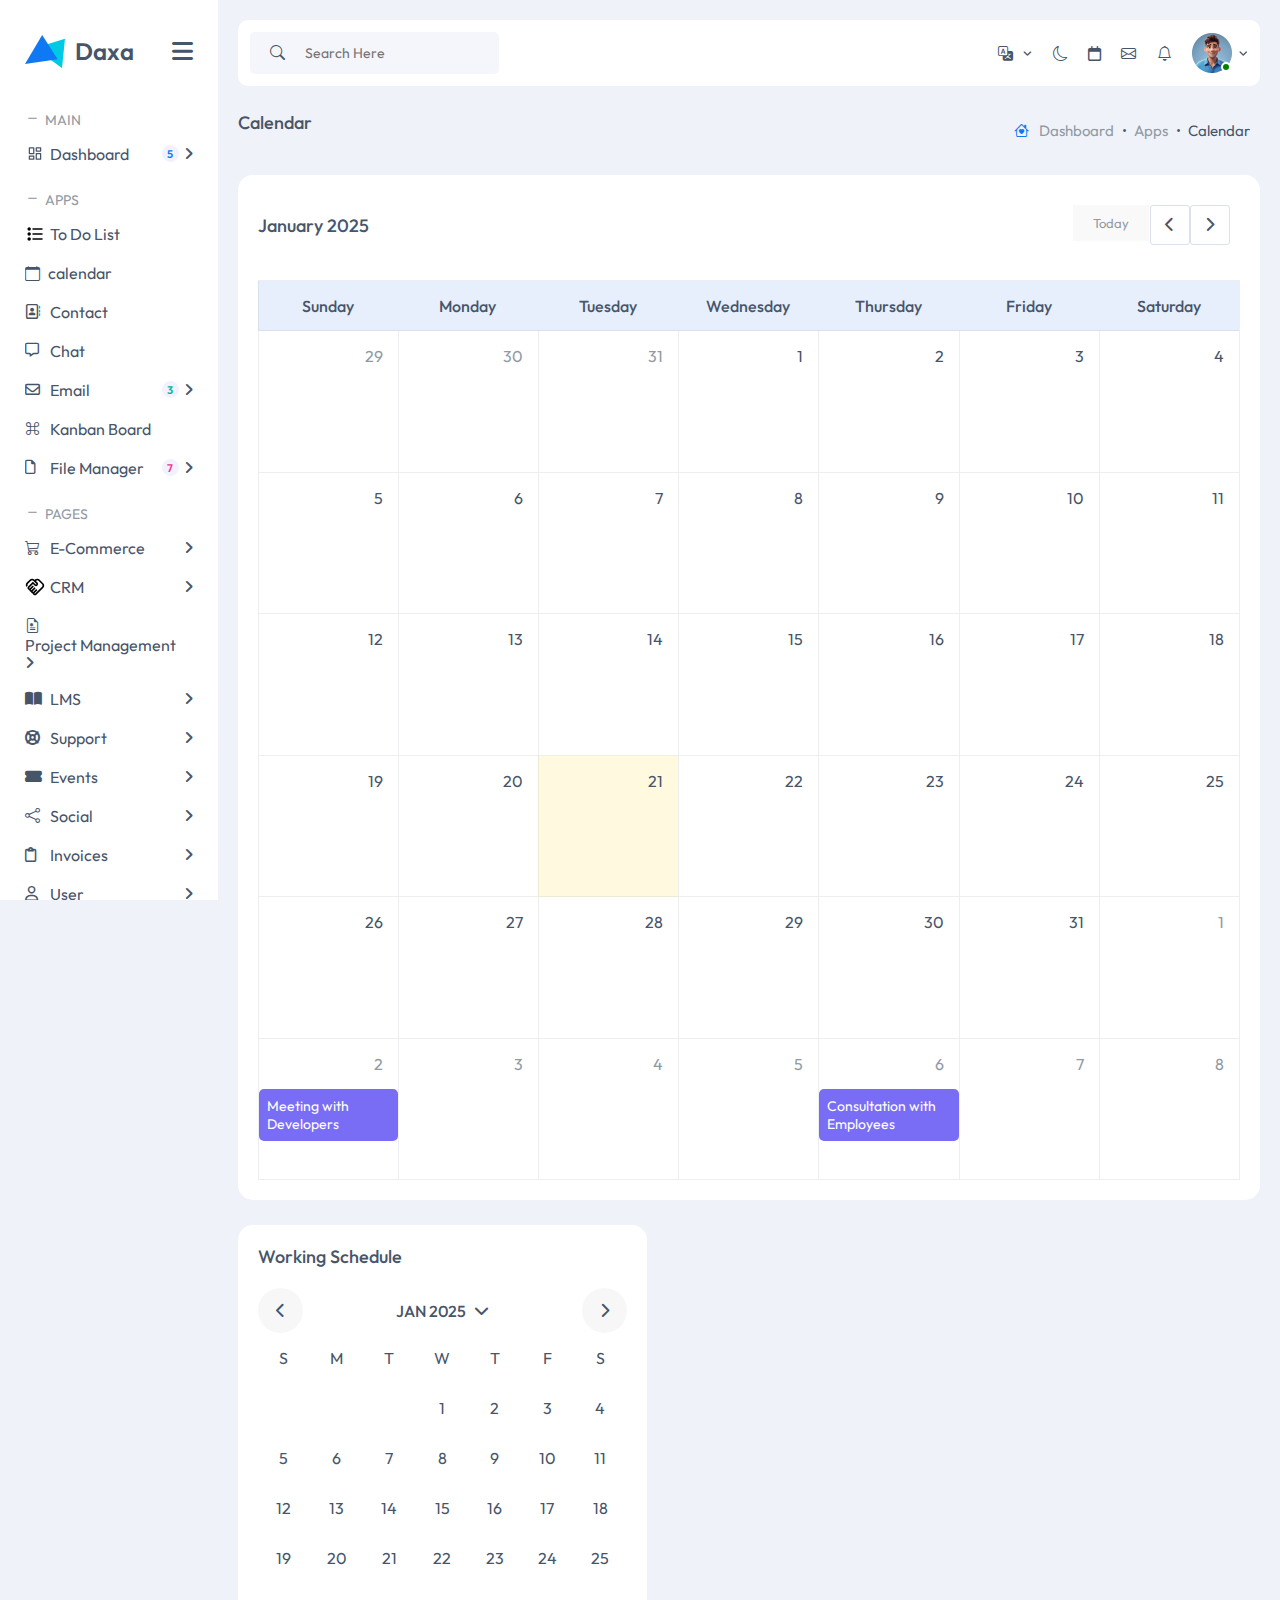
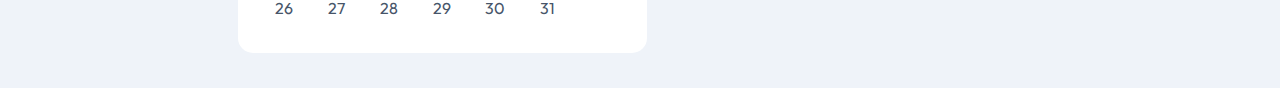
<file: pages/calender.html>
<!DOCTYPE html>
<html lang="en">

<head>
    <meta charset="UTF-8">
    <meta name="viewport" content="width=device-width, initial-scale=1.0">
    <title>Daxa-calendar</title>
    <link rel="stylesheet" href="https://cdn.jsdelivr.net/npm/bootstrap-icons@1.11.3/font/bootstrap-icons.min.css">
    <link rel="stylesheet" href="../css/font.css">
    <link rel="stylesheet" href="../css/all.min.css">
    <link rel="stylesheet" href="../css/style.css">
</head>

<body>
    <div class="row">
        <header class="w-17">
            <div class="header">
                <div class="containers">
                    <div class="logo">
                        <div class="row space-between align-center">
                            <div class="logo-img">
                                <div class="row">
                                    <img class="logo-icon" src="../img/logo-icon.svg" alt="#">
                                    <h1><a href="">Daxa</a></h1>
                                </div>
                            </div>
                            <div class="menu-bar">
                                <i class="fa-solid fa-bars fa-xl"></i>
                            </div>
                        </div>
                    </div>
                    <nav class="navigation">
                        <div class="slider-menu">
                            <div class="title">
                                <div class="row content-center">
                                    <svg version="1.1" class="dash" xmlns="http://www.w3.org/2000/svg"
                                        xmlns:xlink="http://www.w3.org/1999/xlink" width="15px" height="15px"
                                        viewBox="0 0 64 64" enable-background="new 0 0 64 64" xml:space="preserve">
                                        <g>
                                            <line fill="none" stroke="#000000" stroke-width="2" stroke-miterlimit="10"
                                                x1="14" y1="31" x2="50" y2="31" />
                                        </g>
                                    </svg>
                                    <h3>Main</h3>
                                </div>
                            </div>
                            <div class="row topic align-center space-between">
                                <p class="row align-center"><svg xmlns="http://www.w3.org/2000/svg" class="icon"
                                        width="15px" height="15px" viewBox="0 0 24 24" fill="none" stroke-width="2"
                                        stroke-linecap="round" stroke-linejoin="round">
                                        <rect x="3" y="3" width="7" height="9" />
                                        <rect x="14" y="3" width="7" height="5" />
                                        <rect x="14" y="12" width="7" height="9" />
                                        <rect x="3" y="16" width="7" height="5" />
                                    </svg>
                                    <span>Dashboard</span>
                                </p>
                                <p class="row notification align-center">
                                    <span class="more-1">5</span>
                                    <i class="fa-solid fa-angle-right"></i>
                                </p>
                            </div>
                        </div>
                        <div class="slider-menu">
                            <div class="title">
                                <div class="row content-center">
                                    <svg version="1.1" class="dash" xmlns="http://www.w3.org/2000/svg"
                                        xmlns:xlink="http://www.w3.org/1999/xlink" width="15px" height="15px"
                                        viewBox="0 0 64 64" enable-background="new 0 0 64 64" xml:space="preserve">
                                        <g>
                                            <line fill="none" stroke="#000000" stroke-width="2" stroke-miterlimit="10"
                                                x1="14" y1="31" x2="50" y2="31" />
                                        </g>
                                    </svg>
                                    <h3>APPS</h3>
                                </div>
                            </div>
                            <div class="row topic align-center space-between">
                                <p class="row align-center">
                                    <svg xmlns="http://www.w3.org/2000/svg" height="20px" viewBox="0 -960 960 960"
                                        width="20px" class="icon">
                                        <path
                                            d="M360-200v-80h480v80H360Zm0-240v-80h480v80H360Zm0-240v-80h480v80H360ZM200-160q-33 0-56.5-23.5T120-240q0-33 23.5-56.5T200-320q33 0 56.5 23.5T280-240q0 33-23.5 56.5T200-160Zm0-240q-33 0-56.5-23.5T120-480q0-33 23.5-56.5T200-560q33 0 56.5 23.5T280-480q0 33-23.5 56.5T200-400Zm0-240q-33 0-56.5-23.5T120-720q0-33 23.5-56.5T200-800q33 0 56.5 23.5T280-720q0 33-23.5 56.5T200-640Z" />
                                    </svg>
                                    <span>To Do List</span>
                                </p>
                            </div>
                            <div class="row topic align-center space-between">
                                <p class="row align-center">
                                    <a href="calendar.html">
                                        <i class="bi icon bi-calendar"></i>
                                        <span>calendar</span>
                                    </a>
                                </p>
                            </div>
                            <div class="row topic align-center space-between">
                                <p class="row align-center">
                                    <i class="fa-regular icon fa-address-book"></i>
                                    <span>Contact</span>
                                </p>
                            </div>
                            <div class="row topic align-center space-between">
                                <p class="row align-center">
                                    <i class="fa-regular icon fa-message fa-sm"></i>
                                    <span>Chat</span>
                                </p>
                            </div>
                            <div class="row topic align-center space-between">
                                <p class="row align-center">
                                    <i class="fa-regular icon fa-envelope"></i>
                                    <span>Email</span>
                                </p>
                                <p class="row align-center">
                                    <span class="more-2">3</span>
                                    <i class="fa-solid fa-angle-right"></i>
                                </p>
                            </div>
                            <div class="row topic align-center space-between">
                                <p class="row align-center">
                                    <i class="bi icon bi-command"></i>
                                    <span>Kanban Board</span>
                                </p>
                            </div>
                            <div class="row topic align-center space-between">
                                <p class="row align-center">
                                    <i class="fa-regular icon fa-file fa-sm"></i>
                                    <span>File Manager</span>
                                </p>
                                <p class="row align-center">
                                    <span class="more-3">7</span>
                                    <i class="fa-solid  fa-angle-right"></i>
                                </p>
                            </div>
                        </div>
                        <div class="slider-menu">
                            <div class="title">
                                <div class="row content-center">
                                    <svg version="1.1" class="dash" xmlns="http://www.w3.org/2000/svg"
                                        xmlns:xlink="http://www.w3.org/1999/xlink" width="15px" height="15px"
                                        viewBox="0 0 64 64" enable-background="new 0 0 64 64" xml:space="preserve">
                                        <g>
                                            <line fill="none" stroke="#000000" stroke-width="2" stroke-miterlimit="10"
                                                x1="14" y1="31" x2="50" y2="31" />
                                        </g>
                                    </svg>
                                    <h3>Pages</h3>
                                </div>
                            </div>
                            <div class="row topic align-center space-between">
                                <p class="row align-center">
                                    <i class="bi icon bi-cart3"></i>
                                    <span>E-Commerce</span>
                                </p>
                                <p class="row notification align-center">
                                    <i class="fa-solid fa-angle-right"></i>
                                </p>
                            </div>
                            <div class="row topic align-center space-between">
                                <p class="row align-center">
                                    <svg xmlns="http://www.w3.org/2000/svg" height="20px" viewBox="0 -960 960 960"
                                        width="20px" class="icon">
                                        <path
                                            d="M475-160q4 0 8-2t6-4l328-328q12-12 17.5-27t5.5-30q0-16-5.5-30.5T817-607L647-777q-11-12-25.5-17.5T591-800q-15 0-30 5.5T534-777l-11 11 74 75q15 14 22 32t7 38q0 42-28.5 70.5T527-522q-20 0-38.5-7T456-550l-75-74-175 175q-3 3-4.5 6.5T200-435q0 8 6 14.5t14 6.5q4 0 8-2t6-4l136-136 56 56-135 136q-3 3-4.5 6.5T285-350q0 8 6 14t14 6q4 0 8-2t6-4l136-135 56 56-135 136q-3 2-4.5 6t-1.5 8q0 8 6 14t14 6q4 0 7.5-1.5t6.5-4.5l136-135 56 56-136 136q-3 3-4.5 6.5T454-180q0 8 6.5 14t14.5 6Zm-1 80q-37 0-65.5-24.5T375-166q-34-5-57-28t-28-57q-34-5-56.5-28.5T206-336q-38-5-62-33t-24-66q0-20 7.5-38.5T149-506l232-231 131 131q2 3 6 4.5t8 1.5q9 0 15-5.5t6-14.5q0-4-1.5-8t-4.5-6L398-777q-11-12-25.5-17.5T342-800q-15 0-30 5.5T285-777L144-635q-9 9-15 21t-8 24q-2 12 0 24.5t8 23.5l-58 58q-17-23-25-50.5T40-590q2-28 14-54.5T87-692l141-141q24-23 53.5-35t60.5-12q31 0 60.5 12t52.5 35l11 11 11-11q24-23 53.5-35t60.5-12q31 0 60.5 12t52.5 35l169 169q23 23 35 53t12 61q0 31-12 60.5T873-437L545-110q-14 14-32.5 22T474-80Zm-99-560Z" />
                                    </svg>
                                    <span>CRM</span>
                                </p>
                                <p class="row notification align-center">
                                    <i class="fa-solid fa-angle-right"></i>
                                </p>
                            </div>
                            <div class="row topic align-center space-between">
                                <p class="row align-center">
                                    <i class="bi icon bi-file-earmark-medical"></i>
                                    <span>Project Management</span>
                                </p>
                                <p class="row notification align-center">
                                    <i class="fa-solid fa-angle-right"></i>
                                </p>
                            </div>
                            <div class="row topic align-center space-between">
                                <p class="row align-center">
                                    <i class="fa-solid icon fa-book-open"></i>
                                    <span>LMS</span>
                                </p>
                                <p class="row notification align-center">
                                    <i class="fa-solid fa-angle-right"></i>
                                </p>
                            </div>
                            <div class="row topic align-center space-between">
                                <p class="row align-center">
                                    <i class="fa-solid icon fa-life-ring"></i>
                                    <span>Support</span>
                                </p>
                                <p class="row notification align-center">
                                    <i class="fa-solid fa-angle-right"></i>
                                </p>
                            </div>
                            <div class="row topic align-center space-between">
                                <p class="row align-center">
                                    <i class="fa-solid icon fa-ticket-simple"></i>
                                    <span>Events</span>
                                </p>
                                <p class="row notification align-center">
                                    <i class="fa-solid fa-angle-right"></i>
                                </p>
                            </div>
                            <div class="row topic align-center space-between">
                                <p class="row align-center">
                                    <i class="bi icon bi-share"></i>
                                    <span>Social</span>
                                </p>
                                <p class="row notification align-center">
                                    <i class="fa-solid fa-angle-right"></i>
                                </p>
                            </div>
                            <div class="row topic align-center space-between">
                                <p class="row align-center">
                                    <i class="fa-regular icon fa-clipboard"></i>
                                    <span>Invoices</span>
                                </p>
                                <p class="row notification align-center">
                                    <i class="fa-solid fa-angle-right"></i>
                                </p>
                            </div>
                            <div class="row topic align-center space-between">
                                <p class="row align-center">
                                    <i class="fa-regular icon fa-user"></i>
                                    <span>User</span>
                                </p>
                                <p class="row notification align-center">
                                    <i class="fa-solid fa-angle-right"></i>
                                </p>
                            </div>
                            <div class="row topic align-center space-between">
                                <p class="row align-center">
                                    <i class="bi icon bi-person-square"></i>
                                    <span>Profile</span>
                                </p>
                                <p class="row notification align-center">
                                    <i class="fa-solid fa-angle-right"></i>
                                </p>
                            </div>
                            <div class="row topic align-center space-between">
                                <p class="row align-center">
                                    <i class="fa-regular icon fa-star"></i>
                                    <span>Starter</span>
                                </p>
                                <p class="row notification align-center">
                                    <i class="fa-solid fa-angle-right"></i>
                                </p>
                            </div>
                        </div>
                        <div class="slider-menu">
                            <div class="title">
                                <div class="row content-center">
                                    <svg version="1.1" class="dash" xmlns="http://www.w3.org/2000/svg"
                                        xmlns:xlink="http://www.w3.org/1999/xlink" width="15px" height="15px"
                                        viewBox="0 0 64 64" enable-background="new 0 0 64 64" xml:space="preserve">
                                        <g>
                                            <line fill="none" stroke="#000000" stroke-width="2" stroke-miterlimit="10"
                                                x1="14" y1="31" x2="50" y2="31" />
                                        </g>
                                    </svg>
                                    <h3>Modules</h3>
                                </div>
                            </div>
                            <div class="row topic align-center space-between">
                                <p class="row align-center">
                                    <i class="fa-regular icon fa-face-grin"></i>
                                    <span>Icons</span>
                                </p>
                                <p class="row notification align-center">
                                    <i class="fa-solid fa-angle-right"></i>
                                </p>
                            </div>
                            <div class="row topic align-center space-between">
                                <p class="row align-center">
                                    <i class="bi icon bi-qr-code-scan"></i>
                                    <span>UI Elements</span>
                                </p>
                                <p class="row notification align-center">
                                    <i class="fa-solid fa-angle-right"></i>
                                </p>
                            </div>
                            <div class="row topic align-center space-between">
                                <p class="row align-center">
                                    <i class="fa-solid icon fa-table-columns"></i>
                                    <span>Tables</span>
                                </p>
                                <p class="row notification align-center">
                                    <i class="fa-solid fa-angle-right"></i>
                                </p>
                            </div>
                            <div class="row topic align-center space-between">
                                <p class="row align-center">
                                    <i class="fa-regular icon fa-comments"></i>
                                    <span>Forms</span>
                                </p>
                                <p class="row notification align-center">
                                    <i class="fa-solid fa-angle-right"></i>
                                </p>
                            </div>
                            <div class="row topic align-center space-between">
                                <p class="row align-center">
                                    <i class="bi icon bi-pie-chart"></i>
                                    <span>ApexChart</span>
                                </p>
                                <p class="row notification align-center">
                                    <i class="fa-solid fa-angle-right"></i>
                                </p>
                            </div>
                            <div class="row topic align-center space-between">
                                <p class="row align-center">
                                    <i class="bi icon bi-unlock"></i>
                                    <span>Authentication</span>
                                </p>
                                <p class="row notification align-center">
                                    <i class="fa-solid fa-angle-right"></i>
                                </p>
                            </div>
                            <div class="row topic align-center space-between">
                                <p class="row align-center">
                                    <i class="bi icon bi-copy"></i>
                                    <span>Extra Pages</span>
                                </p>
                                <p class="row notification align-center">
                                    <i class="fa-solid fa-angle-right"></i>
                                </p>
                            </div>
                            <div class="row topic align-center space-between">
                                <p class="row align-center">
                                    <i class="fa-solid icon fa-exclamation"></i>
                                    <span>Errors</span>
                                </p>
                                <p class="row notification align-center">
                                    <i class="fa-solid fa-angle-right"></i>
                                </p>
                            </div>
                            <div class="row topic align-center space-between">
                                <p class="row align-center">
                                    <i class="bi icon bi-boxes"></i>
                                    <span>Widgets</span>
                                </p>
                            </div>
                            <div class="row topic align-center space-between">
                                <p class="row align-center">
                                    <i class="fa-regular icon fa-map"></i>
                                    <span>Maps</span>
                                </p>
                            </div>
                            <div class="row topic align-center space-between">
                                <p class="row align-center">
                                    <i class="fa-regular icon fa-bell"></i>
                                    <span>Notifications</span>
                                </p>
                            </div>
                            <div class="row topic align-center space-between">
                                <p class="row align-center">
                                    <i class="fa-solid icon fa-users"></i>
                                    <span>Members</span>
                                </p>
                            </div>
                        </div>
                        <div class="slider-menu">
                            <div class="title">
                                <div class="row content-center">
                                    <svg version="1.1" class="dash" xmlns="http://www.w3.org/2000/svg"
                                        xmlns:xlink="http://www.w3.org/1999/xlink" width="15px" height="15px"
                                        viewBox="0 0 64 64" enable-background="new 0 0 64 64" xml:space="preserve">
                                        <g>
                                            <line fill="none" stroke="#000000" stroke-width="2" stroke-miterlimit="10"
                                                x1="14" y1="31" x2="50" y2="31" />
                                        </g>
                                    </svg>
                                    <h3>Others</h3>
                                </div>
                            </div>
                            <div class="row topic align-center space-between">
                                <p class="row align-center">
                                    <i class="bi icon bi-person-circle"></i>
                                    <span>My Profile</span>
                                </p>
                            </div>
                            <div class="row topic align-center space-between">
                                <p class="row align-center">
                                    <i class="fa-solid icon fa-gears"></i>
                                    <span>Setting</span>
                                </p>
                                <p class="row notification align-center">
                                    <i class="fa-solid fa-angle-right"></i>
                                </p>
                            </div>
                            <div class="row topic align-center space-between">
                                <p class="row align-center">
                                    <i class="bi icon bi-arrow-down-up"></i>
                                    <span>Multi Level Menu</span>
                                </p>
                                <p class="row notification align-center">
                                    <i class="fa-solid fa-angle-right"></i>
                                </p>
                            </div>
                            <div class="row topic align-center space-between">
                                <p class="row align-center">
                                    <i class="fa-solid icon fa-arrow-right-from-bracket"></i>
                                    <span>Logout</span>
                                </p>
                            </div>

                        </div>
                    </nav>
                </div>
            </div>
        </header>
        <div class="w-83">
            <div class="container pyb-0">
                <section class="search-bar">
                    <div class="row space-between">
                        <div class="search">
                            <i class="bi search-icon bi-search"></i>
                            <input type="search" name="search" class="search-box" placeholder="Search Here">
                        </div>
                        <div class="more-options">
                            <span>
                                <i class="bi bi-translate"></i>
                                <i class="fa-solid down-arrow fa-angle-down fa-2xs"></i>
                            </span>
                            <span>
                                <i class="bi bi-moon"></i>
                            </span>
                            <span>
                                <i class="fa-regular fa-calendar"></i>
                            </span>
                            <span>
                                <i class="bi bi-envelope"></i>
                            </span>
                            <span>
                                <i class="bi bi-bell"></i>
                            </span>
                            <span class="online">
                                <img src="../img/admin.png" class="admin" alt="#">
                                <span class="dot"></span>
                                <i class="fa-solid down-arrow fa-angle-down fa-2xs"></i>
                            </span>
                        </div>
                    </div>
                </section>
                <section class="calender">
                    <div class="w-100 py-0">
                        <div class="calendar-header">
                            <div class="row space-between">
                                <div class="calendar-title">
                                    <h5>Calendar</h5>
                                </div>
                                <div class="w-25">
                                    <div class="calendar-others">
                                        <div class="row space-between  align-center">
                                            <div class="calendar-dashboard">
                                                <div class="row  align-center">
                                                    <i class="bi bi-house-heart icon"></i>
                                                    <a href="../index.html">
                                                        <h6>Dashboard</h6>
                                                    </a>
                                                </div>
                                            </div>
                                            <i class="bi bi-dot"></i>
                                            <div class="calendar-apps">
                                                <h6>Apps</h6>
                                            </div>
                                            <i class="bi bi-dot"></i>
                                            <div class="calendar-page">
                                                <h6>Calendar</h6>
                                            </div>
                                        </div>
                                    </div>
                                </div>
                            </div>
                        </div>
                        <div class="mega-calendar">
                            <div class="calendar-header">
                                <div class="row space-between align-center">
                                    <div class="calendar-title">
                                        <h5>January 2025</h5>
                                    </div>
                                    <div class="w-18">
                                        <div class="calendar-others">
                                            <div class="row space-between">
                                                <div class="today-btn">
                                                    <button>Today</button>
                                                </div>
                                                <div class="next-btns">
                                                    <button>
                                                        <i class="fa-solid fa-chevron-left"></i>
                                                    </button>
                                                </div>
                                                <div class="next-btns">
                                                    <button>
                                                        <i class="fa-solid fa-chevron-right"></i>
                                                    </button>
                                                </div>
                                            </div>
                                        </div>
                                    </div>
                                </div>
                            </div>
                            <div class="calendar-body">

                                <!-- Days -->
                                <div class="calendar-days">
                                    <h5>Sunday</h5>
                                </div>
                                <div class="calendar-days">
                                    <h5>Monday</h5>
                                </div>
                                <div class="calendar-days">
                                    <h5>Tuesday</h5>
                                </div>
                                <div class="calendar-days">
                                    <h5>Wednesday</h5>
                                </div>
                                <div class="calendar-days">
                                    <h5>Thursday</h5>
                                </div>
                                <div class="calendar-days">
                                    <h5>Friday</h5>
                                </div>
                                <div class="calendar-days">
                                    <h5>Saturday</h5>
                                </div>

                                <!-- Dates -->
                                <div class="calendar-dates tc-lightgrey">
                                    <p>29</p>
                                </div>
                                <div class="calendar-dates tc-lightgrey">
                                    <p>30</p>
                                </div>
                                <div class="calendar-dates tc-lightgrey">
                                    <p>31</p>
                                </div>
                                <div class="calendar-dates">
                                    <p>1</p>
                                </div>
                                <div class="calendar-dates">
                                    <p>2</p>
                                </div>
                                <div class="calendar-dates">
                                    <p>3</p>
                                </div>
                                <div class="calendar-dates">
                                    <p>4</p>
                                </div>
                                <div class="calendar-dates">
                                    <p>5</p>
                                </div>
                                <div class="calendar-dates">
                                    <p>6</p>
                                </div>
                                <div class="calendar-dates">
                                    <p>7</p>
                                </div>
                                <div class="calendar-dates">
                                    <p>8</p>
                                </div>
                                <div class="calendar-dates">
                                    <p>9</p>
                                </div>
                                <div class="calendar-dates">
                                    <p>10</p>
                                </div>
                                <div class="calendar-dates">
                                    <p>11</p>
                                </div>
                                <div class="calendar-dates">
                                    <p>12</p>
                                </div>
                                <div class="calendar-dates">
                                    <p>13</p>
                                </div>
                                <div class="calendar-dates">
                                    <p>14</p>
                                </div>
                                <div class="calendar-dates">
                                    <p>15</p>
                                </div>
                                <div class="calendar-dates">
                                    <p>16</p>
                                </div>
                                <div class="calendar-dates">
                                    <p>17</p>
                                </div>
                                <div class="calendar-dates">
                                    <p>18</p>
                                </div>
                                <div class="calendar-dates">
                                    <p>19</p>
                                </div>
                                <div class="calendar-dates">
                                    <p>20</p>
                                </div>
                                <div class="calendar-dates today">
                                    <p>21</p>
                                </div>
                                <div class="calendar-dates">
                                    <p>22</p>
                                </div>
                                <div class="calendar-dates">
                                    <p>23</p>
                                </div>
                                <div class="calendar-dates">
                                    <p>24</p>
                                </div>
                                <div class="calendar-dates">
                                    <p>25</p>
                                </div>
                                <div class="calendar-dates">
                                    <p>26</p>
                                </div>
                                <div class="calendar-dates">
                                    <p>27</p>
                                </div>
                                <div class="calendar-dates">
                                    <p>28</p>
                                </div>
                                <div class="calendar-dates">
                                    <p>29</p>
                                </div>
                                <div class="calendar-dates">
                                    <p>30</p>
                                </div>
                                <div class="calendar-dates">
                                    <p>31</p>
                                </div>
                                <div class="calendar-dates tc-lightgrey">
                                    <p>1</p>
                                </div>
                                <div class="calendar-dates tc-lightgrey">
                                    <p>2</p>
                                    <div class="calendar-events">
                                        <span>Meeting with Developers</span>
                                    </div>
                                </div>
                                <div class="calendar-dates tc-lightgrey">
                                    <p>3</p>
                                </div>
                                <div class="calendar-dates tc-lightgrey">
                                    <p>4</p>
                                </div>
                                <div class="calendar-dates tc-lightgrey">
                                    <p>5</p>
                                </div>
                                <div class="calendar-dates tc-lightgrey">
                                    <p>6</p>
                                    <div class="calendar-events">
                                        <span>Consultation with Employees</span>
                                    </div>
                                </div>
                                <div class="calendar-dates tc-lightgrey">
                                    <p>7</p>
                                </div>
                                <div class="calendar-dates tc-lightgrey">
                                    <p>8</p>
                                </div>
                            </div>
                        </div>
                        <div class="w-40 py-0">
                            <div class="working-schedule">
                                <div class="schedule-calendar">
                                    <div class="calendar-title">
                                        <h5>Working Schedule</h5>
                                    </div>
                                    <div class="selection">
                                        <div class="row space-between align-center">
                                            <button class="next-perv-btn">
                                                <i class="fa-solid fa-chevron-left"></i>
                                            </button>
                                            <button class="month-selection">
                                                <div class="row align-center    ">
                                                    <h6>Jan 2025</h6>
                                                    <p><i class="fa-solid fa-chevron-down"></i></p>
                                                </div>
                                            </button>
                                            <button class="next-perv-btn">
                                                <i class="fa-solid fa-chevron-right"></i>
                                            </button>
                                        </div>
                                    </div>
                                    <div class="working-schedule-calendar">
                                        <!-- Days -->
                                        <div class="schedule-days">
                                            <p>S</p>
                                        </div>
                                        <div class="schedule-days">
                                            <p>M</p>
                                        </div>
                                        <div class="schedule-days">
                                            <p>T</p>
                                        </div>
                                        <div class="schedule-days">
                                            <p>W</p>
                                        </div>
                                        <div class="schedule-days">
                                            <p>T</p>
                                        </div>
                                        <div class="schedule-days">
                                            <p>F</p>
                                        </div>
                                        <div class="schedule-days">
                                            <p>S</p>
                                        </div>

                                        <!-- Dates -->
                                         <div class="schedule-dates">
                                            <p></p>
                                         </div>
                                         <div class="schedule-dates">
                                            <p></p>
                                         </div>
                                         <div class="schedule-dates">
                                            <p></p>
                                         </div>
                                         <div class="schedule-dates">
                                            <p>1</p>
                                         </div>
                                         <div class="schedule-dates">
                                            <p>2</p>
                                         </div>
                                         <div class="schedule-dates">
                                            <p>3</p>
                                         </div>
                                         <div class="schedule-dates">
                                            <p>4</p>
                                         </div>
                                         <div class="schedule-dates">
                                            <p>5</p>
                                         </div>
                                         <div class="schedule-dates">
                                            <p>6</p>
                                         </div>
                                         <div class="schedule-dates">
                                            <p>7</p>
                                         </div>
                                         <div class="schedule-dates">
                                            <p>8</p>
                                         </div>
                                         <div class="schedule-dates">
                                            <p>9</p>
                                         </div>
                                         <div class="schedule-dates">
                                            <p>10</p>
                                         </div>
                                         <div class="schedule-dates">
                                            <p>11</p>
                                         </div>
                                         <div class="schedule-dates">
                                            <p>12</p>
                                         </div>
                                         <div class="schedule-dates">
                                            <p>13</p>
                                         </div>
                                         <div class="schedule-dates">
                                            <p>14</p>
                                         </div>
                                         <div class="schedule-dates">
                                            <p>15</p>
                                         </div>
                                         <div class="schedule-dates">
                                            <p>16</p>
                                         </div>
                                         <div class="schedule-dates">
                                            <p>17</p>
                                         </div>
                                         <div class="schedule-dates">
                                            <p>18</p>
                                         </div>
                                         <div class="schedule-dates">
                                            <p>19</p>
                                         </div>
                                         <div class="schedule-dates">
                                            <p>20</p>
                                         </div>
                                         <div class="schedule-dates">
                                            <p>21</p>
                                         </div>
                                         <div class="schedule-dates">
                                            <p>22</p>
                                         </div>
                                         <div class="schedule-dates">
                                            <p>23</p>
                                         </div>
                                         <div class="schedule-dates">
                                            <p>24</p>
                                         </div>
                                         <div class="schedule-dates">
                                            <p>25</p>
                                         </div>
                                         <div class="schedule-dates">
                                            <p>26</p>
                                         </div>
                                         <div class="schedule-dates">
                                            <p>27</p>
                                         </div>
                                         <div class="schedule-dates">
                                            <p>28</p>
                                         </div>
                                         <div class="schedule-dates">
                                            <p>29</p>
                                         </div>
                                         <div class="schedule-dates">
                                            <p>30</p>
                                         </div>
                                         <div class="schedule-dates">
                                            <p>31</p>
                                         </div>
                                    </div>
                                    <div class="working-schedule-event">
                                        
                                    </div>
                                </div>
                            </div>
                        </div>
                    </div>
                </section>
            </div>
        </div>
</body>

</html>
</file>
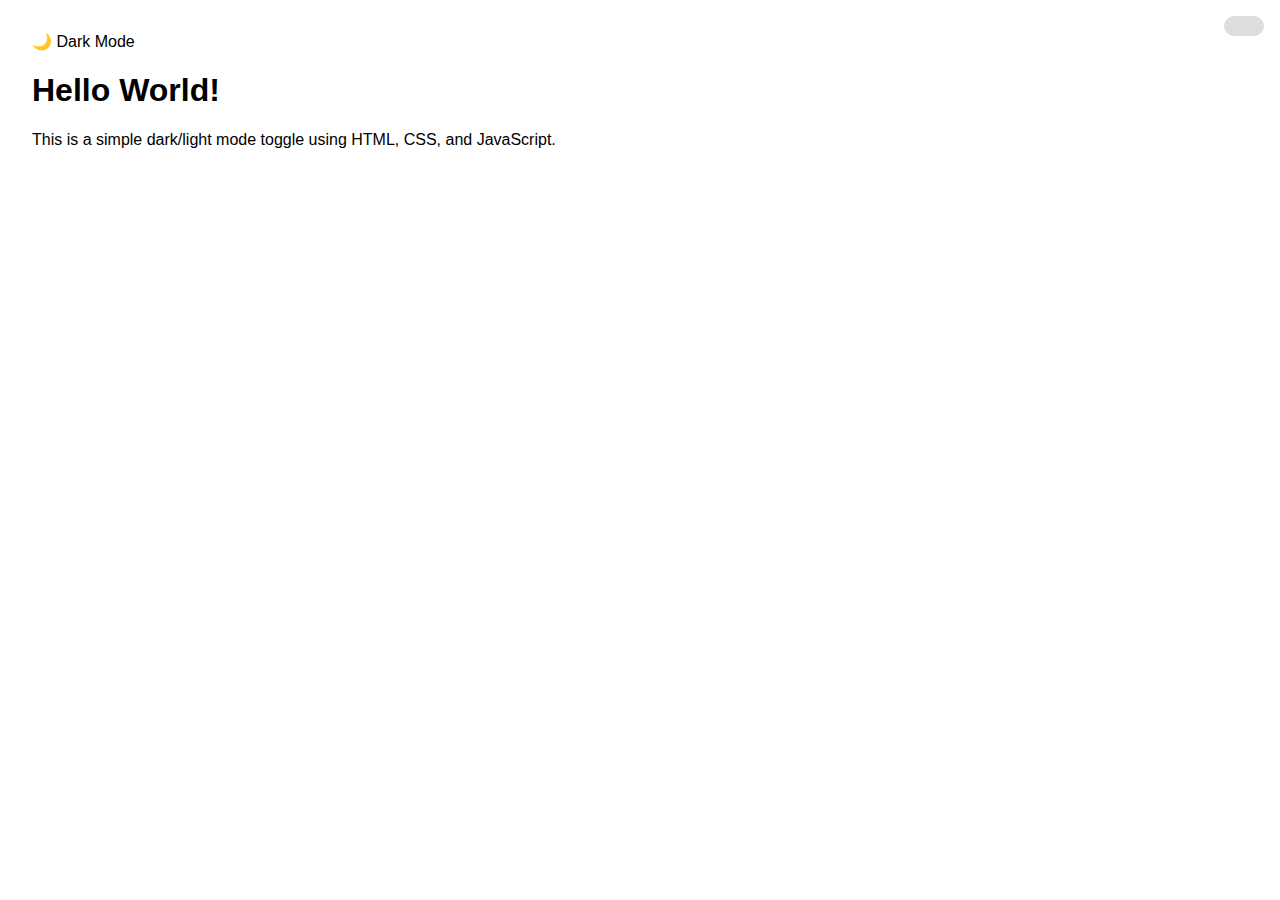
<file: pages/darkmode.html>
<!DOCTYPE html>
<html lang="en">

<head>
    <meta charset="UTF-8" />
    <meta name="viewport" content="width=device-width, initial-scale=1.0" />
    <title>Dark/Light Mode Toggle</title>
    <style>
        :root {
            --bg-color: #ffffff;
            --text-color: #000000;
        }

        body {
            background-color: var(--bg-color);
            color: var(--text-color);
            font-family: Arial, sans-serif;
            transition: background-color 0.3s, color 0.3s;
            margin: 0;
            padding: 2rem;
        }

        .dark-mode {
            --bg-color: #121212;
            --text-color: #ffffff;
        }

        .toggle-btn {
            position: fixed;
            top: 1rem;
            right: 1rem;
            background: #ddd;
            border: none;
            padding: 10px 20px;
            border-radius: 25px;
            cursor: pointer;
            font-size: 16px;
            transition: background 0.3s;
        }

        .toggle-btn:hover {
            background: #bbb;
        }
    </style>
</head>

<body>
    <button class="toggle-btn" id="toggleMode"></button>
    🌙 Dark Mode</button>

    <h1>Hello World!</h1>
    <p>This is a simple dark/light mode toggle using HTML, CSS, and JavaScript.</p>

    <script>
        const toggleBtn = document.getElementById('toggleMode');
        const body = document.body;

        // Load saved mode
        if (localStorage.getItem('theme') === 'dark') {
            body.classList.add('dark-mode');
            toggleBtn.textContent = '☀️ Light Mode';
        }

        toggleBtn.addEventListener('click', () => {
            body.classList.toggle('dark-mode');
            const isDark = body.classList.contains('dark-mode');
            toggleBtn.textContent = isDark ? '☀️ Light Mode' : '🌙 Dark Mode';
            localStorage.setItem('theme', isDark ? 'dark' : 'light');
        });
    </script>

</body>

</html>
</file>
<file: css/font.css>
@font-face {
    font-family: 'Outfit';
    src: url('../font/Outfit-Bold.woff2') format('woff2'),
        url('../font/Outfit-Bold.woff') format('woff');
    font-weight: bold;
    font-style: normal;
    font-display: swap;
}

@font-face {
    font-family: 'Outfit';
    src: url('../font/Outfit-Black.woff2') format('woff2'),
        url('../font/Outfit-Black.woff') format('woff');
    font-weight: 900;
    font-style: normal;
    font-display: swap;
}

@font-face {
    font-family: 'Outfit';
    src: url('../font/Outfit-Thin.woff2') format('woff2'),
        url('../font/Outfit-Thin.woff') format('woff');
    font-weight: 100;
    font-style: normal;
    font-display: swap;
}

@font-face {
    font-family: 'Outfit';
    src: url('../font/Outfit-Light.woff2') format('woff2'),
        url('../font/Outfit-Light.woff') format('woff');
    font-weight: 300;
    font-style: normal;
    font-display: swap;
}

@font-face {
    font-family: 'Outfit';
    src: url('../font/Outfit-Regular.woff2') format('woff2'),
        url('../font/Outfit-Regular.woff') format('woff');
    font-weight: normal;
    font-style: normal;
    font-display: swap;
}

@font-face {
    font-family: 'Outfit';
    src: url('../font/Outfit-Medium.woff2') format('woff2'),
        url('../font/Outfit-Medium.woff') format('woff');
    font-weight: 500;
    font-style: normal;
    font-display: swap;
}

@font-face {
    font-family: 'Outfit';
    src: url('../font/Outfit-SemiBold.woff2') format('woff2'),
        url('../font/Outfit-SemiBold.woff') format('woff');
    font-weight: 600;
    font-style: normal;
    font-display: swap;
}

@font-face {
    font-family: 'Outfit';
    src: url('../font/Outfit-ExtraLight.woff2') format('woff2'),
        url('../font/Outfit-ExtraLight.woff') format('woff');
    font-weight: 200;
    font-style: normal;
    font-display: swap;
}

@font-face {
    font-family: 'Outfit';
    src: url('../font/Outfit-ExtraBold.woff2') format('woff2'),
        url('../font/Outfit-ExtraBold.woff') format('woff');
    font-weight: bold;
    font-style: normal;
    font-display: swap;
}

@font-face {
    font-family: 'Outfit';
    src: url('../font/Outfit-Thin.woff2') format('woff2'),
        url('../font/Outfit-Thin.woff') format('woff');
    font-weight: 100;
    font-style: normal;
    font-display: swap;
}
</file>
<file: css/style.css>
* {
    margin: 0;
    padding: 0;
    box-sizing: border-box;
    font-family: var(--outfit);
}

:root {
    --outfit: 'Outfit';
    --darkgrey: #475569;
    --lightblue: #0f79f3;
    --lightgrey: #919aa3;
    --offwhite: #f4f6fc;
    --purple: #796df6;
    --dangerColor: #e74c3c;
    --infoColor: #00cae3;
    --warningColor: #ffb264;
    --successColor: #2ed47e;
    --whiteColor: #ffffff;
    --borderBoxShadow: rgba(0, 0, 0, .05) 0px 6px 24px 0px, rgba(0, 0, 0, .08) 0px 0px 0px 1px;
}

body {
    background-color: #eff3f9;
}

.container {
    width: 100%;
    margin: auto;
    padding: 10px 10px;
}

/* Decoration */
.red {
    border: 2px solid red;
}

.green {
    border: 2px solid green;
}

.yellow {
    border: 2px solid yellow;
}

.pink {
    border: 2px solid pink;
}

.blue {
    border: 2px solid blue;
}

/* text decoration */
a {
    text-decoration: none;
    color: var(--darkgrey);
}

/* Text colors */
.tc-lightgrey {
    color: var(--lightgrey);
}

/* Width */
.w-3 {
    width: 3%;
    padding: 10px;
}

.w-4 {
    width: 4%;
    padding: 10px;
}

.w-5 {
    width: 5%;
    padding: 10px;
}

.w-10 {
    width: 10%;
    padding: 10px;
}

.w-11 {
    width: 11%;
    padding: 10px;
}

.w-12 {
    width: 12%;
    padding: 10px;
}

.w-13 {
    width: 13%;
    padding: 10px;
}

.w-14 {
    width: 14%;
    padding: 10px;
}

.w-15 {
    width: 15%;
    padding: 10px;
}

.w-16 {
    width: 16%;
    padding: 10px;
}

.w-17 {
    width: 17%;
    padding: 10px;
}

.w-18 {
    width: 18%;
    padding: 10px;
}

.w-19 {
    width: 19%;
    padding: 10px;
}

.w-20 {
    width: 20%;
    padding: 10px;
}

.w-25 {
    width: 25%;
    padding: 10px;
}

.w-30 {
    width: 30%;
    padding: 10px;
}

.w-31 {
    width: 31%;
    padding: 10px;
}

.w-32 {
    width: 32%;
    padding: 10px;
}

.w-33 {
    width: 33%;
    padding: 10px;
}

.w-35 {
    width: 35%;
    padding: 10px;
}

.w-40 {
    width: 40%;
    padding: 10px;
}

.w-45 {
    width: 45%;
    padding: 10px;
}

.w-50 {
    width: 50%;
    padding: 10px;
}

.w-55 {
    width: 55%;
    padding: 10px;
}

.w-60 {
    width: 60%;
    padding: 10px;
}

.w-65 {
    width: 65%;
    padding: 10px;
}

.w-70 {
    width: 70%;
    padding: 10px;
}

.w-75 {
    width: 75%;
    padding: 10px;
}

.w-80 {
    width: 80%;
    padding: 10px;
}

.w-83 {
    width: 83%;
    padding: 10px;
}

.w-85 {
    width: 85%;
    padding: 10px;
}

.w-90 {
    width: 90%;
    padding: 10px;
}

.w-95 {
    width: 95%;
    padding: 10px;
}

.w-100 {
    width: 100%;
    padding: 10px;
}

.mx-auto {
    margin: auto;
}

/* fonts size */
.fs-10 {
    font-size: 10px;
}

.fs-12 {
    font-size: 12px;
}

.fs-14 {
    font-size: 14px;
}

.fs-18 {
    font-size: 18px;
}

/* padding */
.py-5
{
    padding: 5px;
}
.py-0 {
    padding: 0px;
}

.pyb-0 {
    padding-bottom: 0px;
}

.py-10 {
    padding: 10px 0px;
}

.py-15 {
    padding: 15px 0px;
}

.py-100 {
    padding: 100px 0px;
}

.pyt-100 {
    padding-top: 100px;
}
.pb-0
{
    padding-bottom: 0px;
}
.pyb-100 {
    padding-bottom: 100px;
}

.pylr-10 {
    padding: 0px 10px;
}

.pyr-25 {
    padding: 0px 25px 0px 0px;
}

/*  */
.m-0 {
    margin: 0px;
}

/* alignment */
.row {
    display: flex;
    flex-wrap: wrap;
}

.mx-auto {
    margin: auto;
}

.slider-menu {
    margin-bottom: 27px;
}

.space-around {
    justify-content: space-around;
}

.space-between {
    justify-content: space-between;
}

.space-evenly {
    justify-content: space-evenly;
}

.center {
    justify-content: center;
}

.content-center {
    align-content: center;
}

.align-center {
    align-items: center;
}

.self-center {
    align-self: center;
}

.justify-center {
    display: flex;
    justify-content: center;
}

.justify-end {
    justify-content: end;
}

.justify-start {
    justify-content: start;
}

img {
    width: 100%;
}

.wrap {
    display: flex;
    flex-wrap: wrap;
}

.relative {
    position: relative;
}

.text-center {
    text-align: center;
}

/* Others */
.icon-2 {
    margin-right: 10px;
}


/* header */

.logo-icon {
    width: 40px;
    margin-right: 10px;
}

.logo {
    padding: 25px 15px;
    margin-bottom: 18px;
    background-color: white;
    position: sticky;
    top: 0;
}

h1 {
    font-family: var(--outfit);
    color: var(--darkgrey);
    font-weight: 600;
    font-size: 24px;
    align-content: center;
}

header {
    position: sticky;
    height: 100vh;
    top: 0;
    overflow-y: scroll;
    scroll-behavior: smooth;
    background-color: white;
}

header::-webkit-scrollbar {
    width: 5px;
    background-color: transparent;
}

header::-webkit-scrollbar-thumb {
    background-color: var(--lightgrey);
    border-radius: 15px;
}

.navigation {
    padding: 0px 15px;
}

.fa-bars {

    color: var(--darkgrey);
}

.fa-solid,
.fa-regular {
    color: var(--darkgrey);
}

.bi {
    color: var(--darkgrey);
}

.dash {
    fill: var(--lightgrey);
    margin-right: 5px;
}

.fa-arrow-trend-up {
    color: rgb(83, 248, 83);
}

.bi-calendar {
    width: 10px;
    height: 10px;
}

.bi-command {
    color: black;
}

.bi-cart2 {
    font-weight: 900;
}

.title {
    color: var(--lightgrey);
    text-transform: uppercase;
    margin-bottom: 15px;
}

.title h3 {
    font-weight: 400;
    font-size: 14px;
}

.slider-menu .topic {
    transition: all 0.5s;
    stroke: var(--darkgrey);
    color: var(--darkgrey);
    margin-bottom: 19px;
}

.slider-menu .topic a {
    transition: all 0.5s;
}

.slider-menu .topic a i {
    transition: all 0.5s;
}

.slider-menu .topic a svg {
    transition: all 0.5s;
}

.slider-menu .topic:hover .angle-icons {
    transition: all 0.5s;
}

.slider-menu .topic:hover,
.slider-menu .topic:hover a,
.slider-menu .topic:hover a i,
.slider-menu .topic:hover a svg,
.slider-menu .topic:hover i,
.slider-menu .topic:hover .angle-icons {
    color: var(--lightblue);
    stroke: var(--lightblue);
    fill: var(--lightblue);

}

.icon {
    transition: all 0.5s;
    margin-right: 5px;
    width: 20px;
    color: var(--darkgrey);
}

.transactions-none {
    transition: 0s;
}

.list:hover .icon {
    stroke: var(--lightblue);
}

.more-1 {
    width: 17px;
    height: 17px;
    background-color: #757fef1a;
    border-radius: 100%;
    text-align: center;
    font-weight: 600;
    margin-right: 5px;
    font-size: 11px;
    align-content: center;
    color: var(--lightblue);
}

.more-2 {
    width: 17px;
    height: 17px;
    background-color: #757fef1a;
    border-radius: 100%;
    text-align: center;
    font-weight: 600;
    margin-right: 5px;
    align-content: center;
    font-size: 11px;
    color: #00b69b;
}

.more-3 {
    width: 17px;
    height: 17px;
    background-color: #757fef1a;
    border-radius: 100%;
    text-align: center;
    font-weight: 600;
    margin-right: 5px;
    align-content: center;
    font-size: 11px;
    color: #ee368c;
}

/* search bar */
.search-bar {
    padding: 12px;
    background-color: var(--whiteColor);
    border-radius: 10px;
    margin-bottom: 25px;
}

.search {
    width: 25%;
    padding: 1px 15px 1px 20px;
    border-radius: 5px;
    display: flex;
    align-items: center;
    background-color: var(--offwhite);
}

.search-icon {
    color: var(--darkgrey);
}

.search-box {
    border: none;
    background-color: transparent;
    font-size: 14px;
    line-height: 40px;
    padding-left: 20px;
    padding-right: 10px;
    color: var(--lightgrey);
}

.more-options {
    width: 25%;
    display: flex;
    align-items: center;
    color: var(--darkgrey);
    font-weight: 600;
    justify-content: space-between;
}

.online {
    position: relative;
    z-index: 1;
    display: flex;
    align-items: center;
}

.admin {
    height: 40px;
    width: 40px;
}

.dot {
    width: 10px;
    height: 10px;
    z-index: 2;
    bottom: 2%;
    right: 30%;
    position: absolute;
    border: 2px solid white;
    border-radius: 100%;
    background-color: green;
}

.down-arrow {
    margin-left: 7px;
}

.left-side {
    width: 50%;
    padding-right: 12.5px;
}

/* dashboard */
.dashboard {
    margin-bottom: 15px;
}

.total-sales {
    padding: 20px;
    color: var(--darkgrey);
    background-color: var(--whiteColor);
    border-radius: 15px;
    margin-bottom: 25px;

}

.total-sales span:nth-child(1) h4 {
    font-size: 18px;
    font-weight: 500;
}

.total-sales span:nth-child(2) h5 {
    font-size: 15px;
    font-weight: 400;
}

.total-sales .fa-angle-down {
    color: var(--lightblue);
}

.total-sales .graph {
    padding: 0px 10px;
}

.chart {
    font-size: 14px;
    font-weight: 400;
    color: var(--lightgrey);
}

.total-sales .orders .fa-circle {
    color: var(--purple);
}

.total-sales .sales .fa-circle {
    color: var(--infoColor);
}

.total-revenue {
    padding: 20px;
    color: var(--darkgrey);
    background-color: var(--whiteColor);
    border-radius: 15px;
    margin-bottom: 25px;
}

.total-revenue h4 {
    font-size: 18px;
    font-weight: 500;
    margin-bottom: 10px;
}

.total-revenue .amount {
    font-size: 26px;
    font-weight: 500;
}

.total-revenue .top {
    width: 100%;
    display: flex;
    justify-content: space-between;
}

.total-revenue .bottom p {
    color: var(--lightgrey);
    font-size: 14px;
}

.total-revenue .purchase {
    background-color: var(--lightblue);
}

.coin {
    width: 75px;
    height: 75px;
    border-radius: 100%;
    background-color: var(--warningColor);
    display: flex;
    align-items: center;
    justify-content: center;
}

.coin h1 {
    font-size: 40px;
    color: var(--whiteColor);
}

.total-revenue .bottom {
    width: 100%;
    margin-top: 23px;
}



.loss {
    width: 62px;
    height: 22px;
    display: flex;
    justify-content: space-around;
    align-items: center;
    padding: 3px;
    font-size: 14px;
    border: 1px solid var(--dangerColor);
    color: var(--dangerColor);
    background-color: #e74c3c1a;
}

.fa-arrow-trend-down {
    color: var(--dangerColor);
}

.profit {
    padding: 20px;
    color: var(--darkgrey);
    background-color: var(--whiteColor);
    border-radius: 15px;
    margin-bottom: 25px;
}

.profit span:nth-child(1) h4 {
    font-size: 18px;
    font-weight: 500;
}

.profit span:nth-child(2) h5 {
    font-size: 15px;
    font-weight: 400;
}

.profit .fa-angle-down {
    color: var(--lightblue);
}

.chart {
    font-size: 14px;
    font-weight: 400;
    color: var(--lightgrey);
}

.right-side {
    width: 50%;
    padding-left: 12.5px;
}

.profit .top {
    margin-bottom: 20px;
}

.profit .amount {
    font-size: 26px;
    font-weight: 500;
}

.profit .bottom {
    padding: 15px;
    margin-bottom: 5px;
}

.best-seller {
    background-color: #ddddef;
    border-radius: 10px;
    padding: 20px 20px 0px 20px;
    font-family: var(--outfit);
}

.best-seller h5 {
    font-size: 18px;
    font-weight: 500;
    margin-bottom: 12px;
}

.best-seller .w-50 {
    padding: 0;
}

.best-seller-content .row {
    height: 180px;
    align-content: space-between;
    font-weight: 500;
}

.best-seller-content h5 {
    /* height: 200px; */
    font-size: 18px;
    color: var(--purple);
}

.best-seller-content p {
    font-size: 25px;
    color: var(--darkgrey);
}

.best-seller-content p span {
    font-size: 16px;
    color: var(--lightgrey);
}

.best-seller-content h6 {
    color: var(--darkgrey);
    text-decoration: underline;
    font-size: 16px;
    font-weight: 500;
}

.best-seller-image img {
    width: 180px;
    height: 200px;
    transform: translateY(4px);
}

.total-orders {
    padding: 20px;
    color: var(--darkgrey);
    background-color: var(--whiteColor);
    border-radius: 15px;
    margin-bottom: 25px;
}

.total-orders .left h4 {
    font-size: 18px;
    font-weight: 500;
    margin-bottom: 10px;
}

.total-orders .left .amount {
    font-size: 26px;
    font-weight: 500;
}

.total-orders .bottom {
    margin-top: 23px;
}

.total-orders .bottom span {
    font-size: 14px;
    color: var(--lightgrey);
}

.total-orders .bottom .grow,
.total-orders .bottom .grow i {
    color: var(--successColor);
}

.grow {
    width: 62px;
    height: 22px;
    display: flex;
    justify-content: space-around;
    align-items: center;
    padding: 3px;
    font-size: 14px;
    border: 1px solid var(--successColor);
    color: var(--successColor);
    background-color: #2ed47e1a;
}

.purchase {
    width: 75px;
    height: 75px;
    border-radius: 100%;
    background-color: var(--lightblue);
    display: flex;
    align-items: center;
    justify-content: center;
}

.purchase .bi-bag-heart {
    color: var(--offwhite);
    font-size: 38px;
}

.total-customers {
    padding: 20px;
    color: var(--darkgrey);
    background-color: var(--whiteColor);
    border-radius: 15px;
    margin-bottom: 25px;
}

.total-customers .left h4 {
    font-size: 18px;
    font-weight: 500;
    margin-bottom: 10px;
}

.total-customers .customers {
    width: 75px;
    height: 75px;
    border-radius: 100%;
    background-color: var(--infoColor);
    display: flex;
    align-items: center;
    justify-content: center;
}

.total-customers .customers svg {
    fill: var(--offwhite);
}

.total-customers .amount {
    font-size: 26px;
    font-weight: 500;
}

.total-customers .bottom {
    margin-top: 23px;
}

.graph {
    padding: 15px;
}

.sales-overview {
    border: none;
    background-color: var(--purple);
    border-radius: 15px;
    color: var(--offwhite);
    padding: 20px;
    margin-bottom: 25px;
}

.sales-overview h4 {
    font-size: 18px;
    font-weight: 500;
    margin-bottom: 12px;
}

.sales-overview h6 {
    font-size: 14px;
    font-weight: 500;
}

.sales-overview .amount {
    font-size: 20px;
    font-weight: 500;
}

.sales-overview .sales {
    margin-bottom: 13px;
}

.overview {
    width: 100%;
    height: 2px;
    background-color: #6258cc;
    position: relative;
    margin-bottom: 6px;
}

.overview::before {
    content: "";
    width: 70%;
    height: 2px;
    background-color: var(--offwhite);
    position: absolute;
}

.Average-Daily-Sales {
    border: none;
    background-color: var(--whiteColor);
    border-radius: 15px;
    color: var(--darkgrey);
    padding: 20px;
    margin-bottom: 25px;
}

.Average-Daily-Sales h4 {
    font-size: 18px;
    font-weight: 500;
}

.Average-Daily-Sales .top div {
    align-content: center;
    margin-bottom: 12px;
}

.Average-Daily-Sales .top .amount {
    font-size: 26px;
    font-weight: 500;
}

.Average-Daily-Sales .bottom {
    padding: 12px 12px 11px 12px;
}

.new-customers {
    border: none;
    background-color: var(--whiteColor);
    border-radius: 15px;
    color: var(--darkgrey);
    padding: 20px;
    margin-bottom: 15px;
}

.new-customers h4 {
    font-size: 18px;
    font-weight: 500;
}

.new-customers .top {
    margin-bottom: 16px;
}

.new-customers .amount {
    font-size: 26px;
    font-weight: 500;
}

.new-customers .bottom span {
    color: var(--lightgrey);
}

.new-customers .bottom {
    margin-top: 63px;
}

.new-customers .bottom .images {
    margin-top: 10px;

}

.new-customers .bottom .images img {
    height: 52px;
    width: 52px;
    align-content: center;
}

.images .img-1 img {
    border: 3px solid white;
    border-radius: 100%;
}

.images .img-2 img {
    border: 3px solid white;
    border-radius: 100%;
    transform: translateX(-20px);
}

.images .img-3 img {
    border: 3px solid white;
    border-radius: 100%;
    transform: translateX(-40px);
}

.images .img-4 img {
    border: 3px solid white;
    border-radius: 100%;
    transform: translateX(-60px);
}

.images .img-5 img {
    border: 3px solid white;
    border-radius: 100%;
    transform: translateX(-80px);
}

.images .plus-img {
    height: 52px;
    width: 52px;
    border: 3px solid white;
    border-radius: 100%;
    transform: translateX(-100px);
    background-color: var(--lightblue);
    display: flex;
    justify-content: center;
    align-items: center;
}

.images .plus-img span {
    color: var(--offwhite);
    font-size: 16px;
}


.top-selling {
    background-color: var(--whiteColor);
    padding: 20px;
    border-radius: 15px;
    margin-bottom: 25px;
}

.top-selling .top h4 {
    color: var(--darkgrey);
    font-weight: 500;
    font-size: 18px;
}

.top-selling .top h5 {
    color: var(--darkgrey);
    font-weight: 400;
    font-size: 15px;
}

.top-selling .top .down-arrow {
    color: var(--lightblue);
}

.selling-products {
    padding: 20px 0px;
}

.product-list {
    border-bottom: 1px dashed var(--lightgrey);
    padding: 15px 0px;

}

.product-list .numbers {
    font-weight: 300;
    color: #919aa3;
    font-size: 16px;
}

.text-end {
    text-align: end;
}

.product-list .img {
    height: 50px;
    width: 50px;
    margin-right: 12px;
}

.product-list .details h6 {
    font-weight: 400;
    font-size: 18px;
    color: var(--darkgrey);
    margin-bottom: 5px;
}

.product-list .details p {
    font-weight: 500;
    font-size: 14px;
    color: var(--lightgrey);
}

.top-selling .bottom .right .box {
    height: 35px;
    width: 35px;
    border: 1px solid #919aa3;
    color: var(--lightgrey);
    border-radius: 3px;
    text-align: center;
    align-content: center;
}

.top-selling .bottom .right .box-1 {
    margin-right: 5px;
    margin-left: 8px;
    height: 35px;
    width: 35px;
    border: 1px solid #919aa3;
    color: var(--lightgrey);
    border-radius: 3px;
    text-align: center;
    align-content: center;
}

.top-selling .bottom {
    color: var(--lightgrey);
}

.top-selling .bottom .left .sort-down {
    margin-bottom: 8px;
}

.sales-profit {
    margin-bottom: 25px;
}

.order-summary {
    background-color: var(--whiteColor);
    padding: 20px;
    border-radius: 15px;
    margin-bottom: 25px;
}

.order-summary .top {
    margin-bottom: 20px;
}

.order-summary .top h4 {
    color: var(--darkgrey);
    font-weight: 500;
    font-size: 18px;
}

.order-summary .top h5 {
    color: var(--darkgrey);
    font-weight: 400;
    font-size: 15px;
}

.order-summary .top .down-arrow {
    color: var(--lightblue);
}

.order-summary .orders-detail p {
    font-size: 15px;
    color: var(--darkgrey);
    margin-bottom: 10px;
}

.order-summary .graph {
    display: flex;
    justify-content: center;
}

.order-summary .graph img {
    height: 374px;
    width: auto;
    padding: 15px;
}

.order-summary .bottom p {
    font-size: 14px;
    color: var(--lightgrey);
}

.order-summary .bottom .orders-completed .fa-circle {
    color: var(--infoColor);
}

.order-summary .bottom .new-orders .fa-circle {
    color: var(--lightblue);
}

.order-summary .bottom .orders-pending .fa-circle {
    color: var(--purple);
}

.top-sellers {
    background-color: var(--whiteColor);
    padding: 20px;
    border-radius: 15px;
    margin-bottom: 25px;
}

.top-sellers .top {
    margin-bottom: 20px;
}

.top-sellers .top h4 {
    color: var(--darkgrey);
    font-weight: 500;
    font-size: 18px;
}

.top-sellers .top h5 {
    color: var(--darkgrey);
    font-weight: 400;
    font-size: 15px;
}

.top-sellers .top .down-arrow {
    color: var(--lightblue);
}

.sellers-list .numbers {
    font-weight: 300;
    color: #919aa3;
    font-size: 16px;
}

.text-end {
    text-align: end;
}

.sellers-list .img {
    height: 50px;
    width: 50px;
    margin-right: 12px;
}

.sellers-list .seller-detail {
    padding: 15px 0px;
    border-bottom: 1px dashed var(--lightgrey);
}

.sellers-list .seller-detail:last-child {
    border: none;
    padding-bottom: 8px;
}

.sellers-list .seller-detail h6 {
    font-weight: 400;
    font-size: 18px;
    color: var(--darkgrey);
    margin-bottom: 5px;
}

.sellers-list .seller-detail p {
    font-weight: 500;
    font-size: 14px;
    color: var(--lightgrey);
}

.sellers-list .rating .fa-star {
    color: var(--warningColor);
    margin-right: 2px;
}

.locations {
    padding: 20px;
    background-color: var(--whiteColor);
    border-radius: 15px;
}

.locations h5 {
    font-size: 18px;
    font-weight: 500;
    color: var(--darkgrey);
    margin-bottom: 25px;
}

.locations .world-map img {
    height: 180px;
    width: auto;
}

.locations .country {
    margin-bottom: 8px;
}

.locations .country:last-child {
    margin-bottom: 0px;
}

.locations .country .flag img {
    height: 20px;
    width: 20px;
    margin-right: 10px;
}

.locations .country .county-name h6 {
    font-weight: 500;
    font-size: 15px;
    color: var(--lightgrey);
    margin-right: 5px;
}

.locations .country .county-name p {
    font-weight: 500;
    font-size: 15px;
    color: var(--darkgrey);
    margin-right: 5px;
}

.world-revenue {
    padding: 20px;
    background-color: var(--whiteColor);
    border-radius: 15px;
}

.world-revenue .top {
    margin-bottom: 20px;
}

.world-revenue .top h4 {
    color: var(--darkgrey);
    font-weight: 500;
    font-size: 18px;
}

.world-revenue .top h5 {
    color: var(--darkgrey);
    font-weight: 400;
    font-size: 15px;
}

.world-revenue .top .down-arrow {
    color: var(--lightblue);
}

.world-revenue .income,
.expenses p {
    color: var(--lightgrey);
    font-size: 14px;
}

.world-revenue .income .icon-2 {
    color: var(--purple);
}

.world-revenue .expenses .icon-2 {
    color: var(--infoColor);
}

.world-revenue .graph-4 {
    padding: 6px;
}

.recent-orders {
    margin-bottom: 25px;
    background-color: var(--whiteColor);
    border-radius: 15px;
}

.recent-orders .top {
    margin-bottom: 20px;
    padding: 15px 15px 0px 15px;
}

.recent-orders .top h4 {
    color: var(--darkgrey);
    font-weight: 500;
    font-size: 18px;
}

.recent-order-search-box .down-arrow {
    color: var(--lightblue);
}

.recent-order-search-box h5 {
    color: var(--darkgrey);
    font-weight: 400;
    font-size: 15px;
}

.recent-order-search-box .search {
    width: 100%;
}

table {
    border: none;
}

thead th {
    color: var(--darkgrey);
    font-size: 16px;
    font-weight: 500;
    background-color: #e7effd;
    /* border: none; */
    padding: 15px;
    text-align: left;
}

tbody td {
    text-align: left;
    padding: 20px;
    font-size: 16px;
    border-bottom: 1px dashed var(--lightgrey);
    color: var(--lightgrey);
}

.customers {
    width: 20%;
}

.customers img {
    height: 40px;
    width: 40px;
    margin-right: 15px;
}

.customers h6 {
    font-size: 16px;
    font-weight: 500;
    color: var(--darkgrey);
}

.created-date {
    width: 15%;
}

tbody .shipped p {
    width: fit-content;
    padding: 5px 10px;
    font-size: 15px;
    border-radius: 5px;
    color: var(--lightblue);
    background-color: #0f79f31a;
}

tbody .confirmed p {
    width: fit-content;
    padding: 5px 10px;
    font-size: 15px;
    border-radius: 5px;
    color: var(--successColor);
    background-color: #2ed47e1a;
}

tbody .pending p {
    width: fit-content;
    padding: 5px 10px;
    font-size: 15px;
    border-radius: 5px;
    color: var(--warningColor);
    background-color: #f1b31c1a;
}

tbody .rejected p {
    width: fit-content;
    padding: 5px 10px;
    font-size: 15px;
    border-radius: 5px;
    color: var(--dangerColor);
    background-color: #e74c3c1a;

}

.order-id {
    width: 12%;
}

.action {
    width: 8%;
}

.action td {
    text-align: right;
}

.action .fa-eye {
    margin-right: 15px;
    color: var(--lightblue);
}

.action .fa-trash-can {
    color: var(--lightgrey);
}

.order-list .bottom {
    padding: 15px 15px;
    color: var(--lightgrey);
}

.order-list .bottom .right .box {
    height: 35px;
    width: 35px;
    border: 1px solid #919aa3;
    color: var(--lightgrey);
    border-radius: 3px;
    text-align: center;
    align-content: center;
}

.order-list .bottom .right .box-1 {
    margin-right: 5px;
    margin-left: 8px;
    height: 35px;
    width: 35px;
    border: 1px solid #919aa3;
    color: var(--lightgrey);
    border-radius: 3px;
    text-align: center;
    align-content: center;
}

.order-list .bottom .left .sort-down {
    margin-bottom: 8px;
}

.transactions-history {
    padding: 20px;
    background-color: var(--whiteColor);
    border-radius: 15px;
    margin-bottom: 25px;
}

.transactions-history .top {
    margin-bottom: 20px;
}

.transactions-history .top h4 {
    color: var(--darkgrey);
    font-weight: 500;
    font-size: 18px;
}

.transactions-history .top h5 {
    color: var(--darkgrey);
    font-weight: 400;
    font-size: 15px;
}

.transactions-history .top .down-arrow {
    color: var(--lightblue);
}

.detail {
    padding: 15px 0px 15px 0px;
    border-bottom: 1px dashed #e0e0e0;
}

.detail:first-child {
    padding: 5px 0px 15px 0px;
    border-bottom: 1px dashed #e0e0e0;
}

.list-icon {
    width: 50px;
    height: 50px;
    border-radius: 50px;
    text-align: center;
    align-content: center;
    margin-right: 15px;
}

.refund-icon {
    fill: var(--lightblue);
    background-color: #dbeafd;
}

.bank-icon,
.bank-icon i {
    color: var(--dangerColor);
    background-color: #fce4e2;
}

.card-icon,
.card-icon i {
    color: var(--purple);
    background-color: #ebe9fe;
}

.wallet-icon,
.wallet-icon i {
    color: var(--infoColor);
    background-color: #daf7fb;
}

.money-icon,
.money-icon i {
    font-size: 20px;
    color: var(--warningColor);
    background-color: #fff4e8;
}

.cash-icon,
.cash-icon i {
    font-size: 20px;
    color: var(--successColor);
    background-color: #e0f8ea;
}

.transactions-list .list-detail .info h6 {
    font-size: 18px;
    font-weight: 400;
    color: var(--darkgrey);
    margin-bottom: 5px;
}

.transactions-list .list-detail .info p {
    font-size: 14px;
    font-weight: 500;
    color: var(--lightgrey);
}

.transactions-list .detail .profit-amount h6 {
    color: var(--successColor);
    font-size: 16px;
    font-weight: 400;
}

.transactions-list .detail .loss-amount h6 {
    color: var(--dangerColor);
    font-size: 16px;
    font-weight: 400;
}

.transactions-history .bottom {
    padding-top: 15px;
    color: var(--lightgrey);
}

.transactions-history .bottom .right .box {
    height: 35px;
    width: 35px;
    border: 1px solid #919aa3;
    color: var(--lightgrey);
    border-radius: 3px;
    text-align: center;
    align-content: center;
}

.transactions-history .bottom .right .box-1 {
    margin-right: 5px;
    margin-left: 8px;
    height: 35px;
    width: 35px;
    border: 1px solid #919aa3;
    color: var(--lightgrey);
    border-radius: 3px;
    text-align: center;
    align-content: center;
}

.transactions-history .bottom .left .sort-down {
    margin-bottom: 8px;
}

footer {
    padding: 25px;
    background-color: var(--whiteColor);
    border-radius: 15px 15px 0px 0px;
    display: flex;
    align-items: center;
    justify-content: center;
}

.footer-containt p .copyright .fa-copyright {
    font-size: 12px;
    color: var(--lightgrey);
}

.footer-containt p .daxa-logo {
    font-size: 16px;
    color: var(--darkgrey);
}

.footer-containt p .daxa-text {
    font-size: 16px;
    color: var(--lightgrey);
}

.footer-containt p .link a {
    font-size: 16px;
    color: var(--lightblue);
}


/* Calendar Page */
.calendar-header {
    margin-bottom: 25px;
}

.calendar-header .calendar-title h5 {
    font-size: 18px;
    font-weight: 500;
    color: var(--darkgrey);
}

.calendar-dashboard i {
    color: var(--lightblue);
}

.calendar-header .calendar-others h6,
i {
    font-size: 15px;
    font-weight: 400;
    color: var(--lightgrey);
}

.calendar-header .calendar-others .calendar-page h6 {
    font-size: 15px;
    font-weight: 400;
    color: var(--darkgrey);
}

.mega-calendar {
    background-color: var(--whiteColor);
    padding: 20px;
    border-radius: 15px;
    margin-bottom: 25px;
}

.mega-calendar .calendar-others .today-btn button {
    border: none;
    padding: 10px 20px;
    background-color: #f9f9f9;
    color: var(--lightgrey);
}

.mega-calendar .calendar-others .next-btns button {
    height: 40px;
    width: 40px;
    border: 1px solid #dae0ec;
    border-radius: 3px;
    background-color: transparent;
}

.calendar-body {
    width: 100%;
    height: 900px;
    display: grid;
    color: var(--darkgrey);
    grid-template-rows: 50px repeat(6, 1fr);
    grid-template-columns: repeat(7, 1fr);
    border-top: 1px solid #919aa32b;
    border-right: 1px solid #919aa32b;
}

.calendar-days {
    width: 100%;
    height: 100%;
    align-content: center;
    text-align: center;
    background-color: #e7effd;
    color: var(--darkgrey);
    border-bottom: 1px solid #919aa32b;

}

.calendar-days h5 {
    font-weight: 500;
    font-size: 16px;
}

.calendar-days:first-child {
    border-left: 1px solid #919aa32b;
}

.calendar-dates p {
    padding: 15px;
}

.calendar-dates {
    text-align: end;
    border-left: 1px solid #919aa32b;
    border-bottom: 1px solid #919aa32b;
}

.calendar-events {
    width: 100%;
    border-radius: 5px;
    background-color: var(--purple);
    color: var(--whiteColor);
    padding: 8px;
    font-size: 14px;
    text-align: left;
}

.calendar-body .today {
    background-color: rgba(255, 220, 40, .15);
}

.working-schedule {
    background-color: var(--whiteColor);
    padding: 20px;
    border-radius: 15px;
    margin-bottom: 25px;
}

.working-schedule .calendar-title h5 {
    font-size: 18px;
    font-weight: 500;
    color: var(--darkgrey);
    margin-bottom: 20px;
}

.working-schedule .selection .next-perv-btn
{
    height: 45px;
    width: 45px;
    border-radius: 50px;
    transition: all 0.5s;
    background-color: #f7f7f7;
    border: none;
}
.working-schedule .selection .next-perv-btn:hover
{
    background-color: #ababab6e;
}
.working-schedule .selection .month-selection
{
    border: none;
    background-color: transparent;
}  
.working-schedule .selection .month-selection h6
{
    font-size: 16px;
    color: var(--darkgrey);
    text-transform: uppercase;
    font-weight: 500;
    margin-right: 8px;
} 

.working-schedule-calendar
{
    height: 300px;
    width: 100%;
    display: grid;
    grid-template-columns: repeat(7, 1fr);
    grid-template-rows: repeat(6, 50px);
}
.working-schedule-calendar .schedule-days , .schedule-dates 
{
    display: flex;
    justify-content: center;
    align-items: center;
    color: var(--darkgrey);
    transition: all 0.5s ease;
}
.working-schedule-calendar .schedule-dates:hover
{
    border-radius: 50px;
    background-color: #ababab6e;
}
</file>
